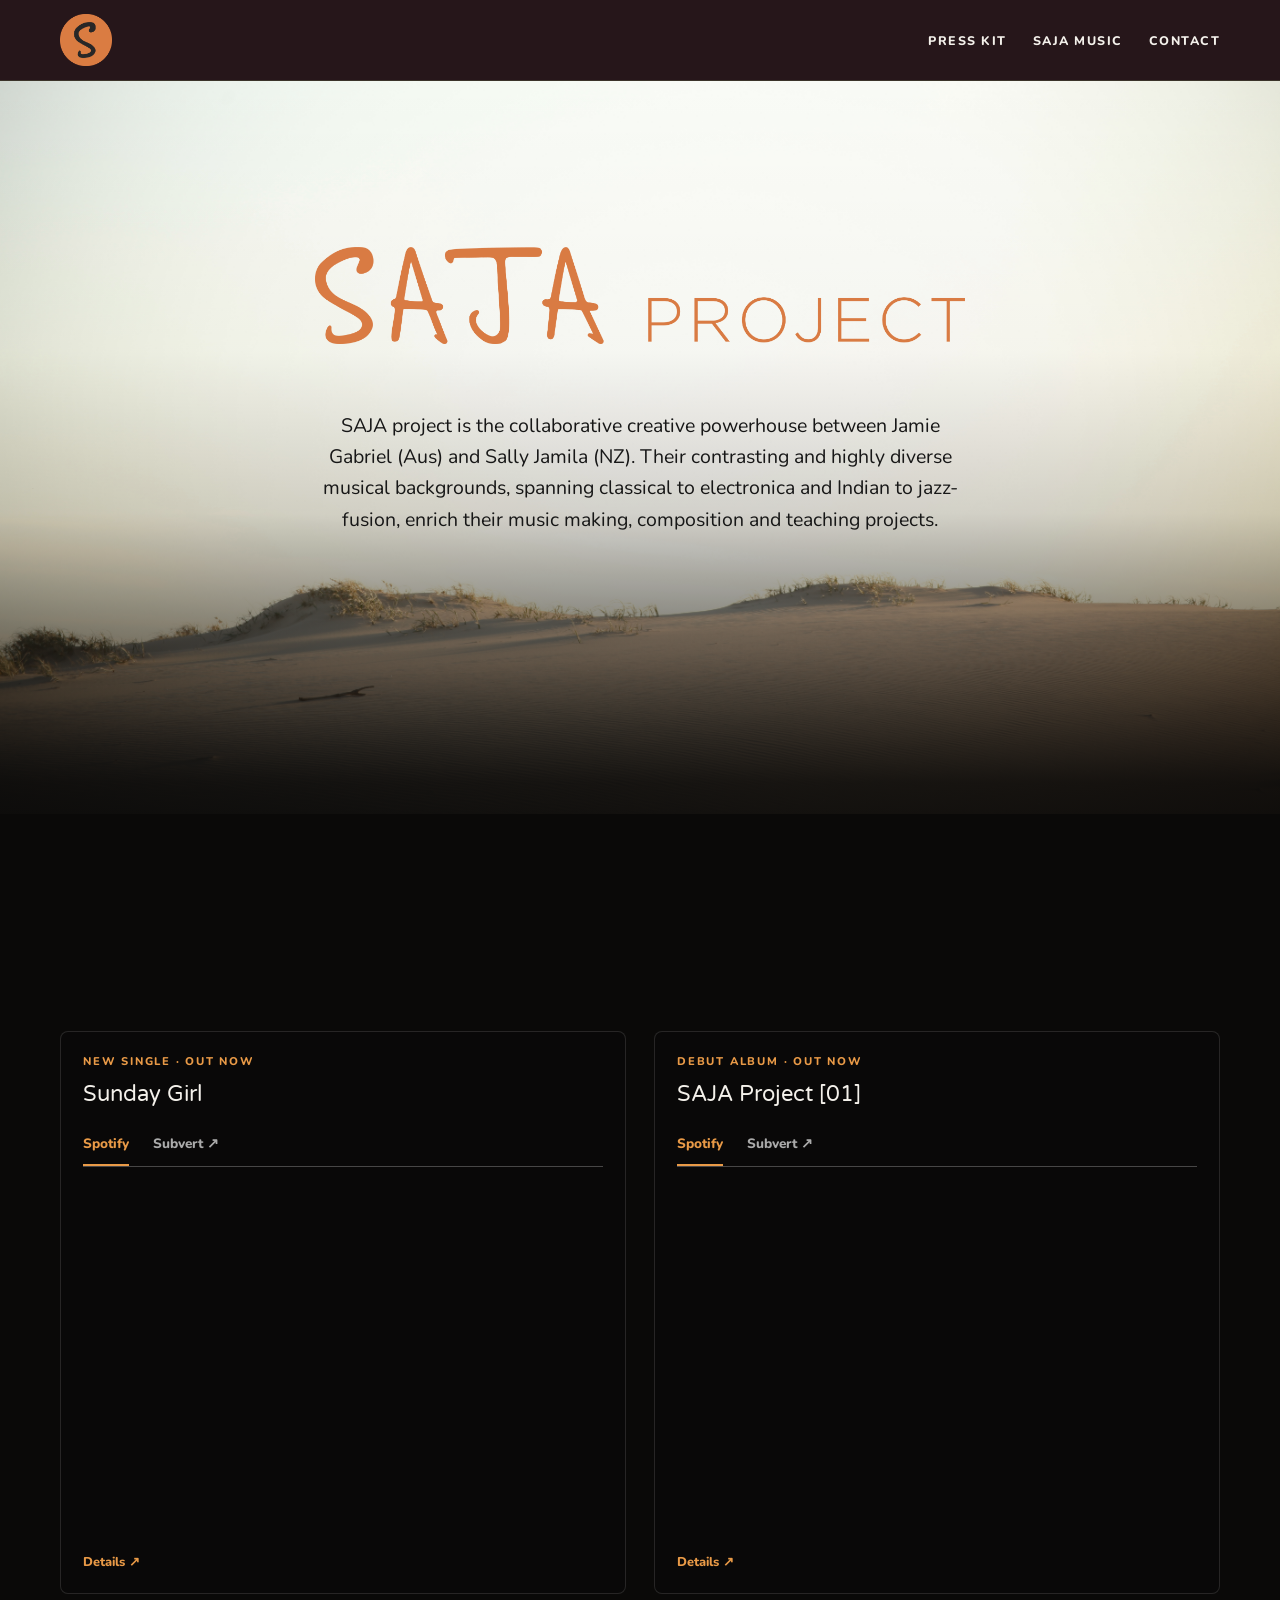
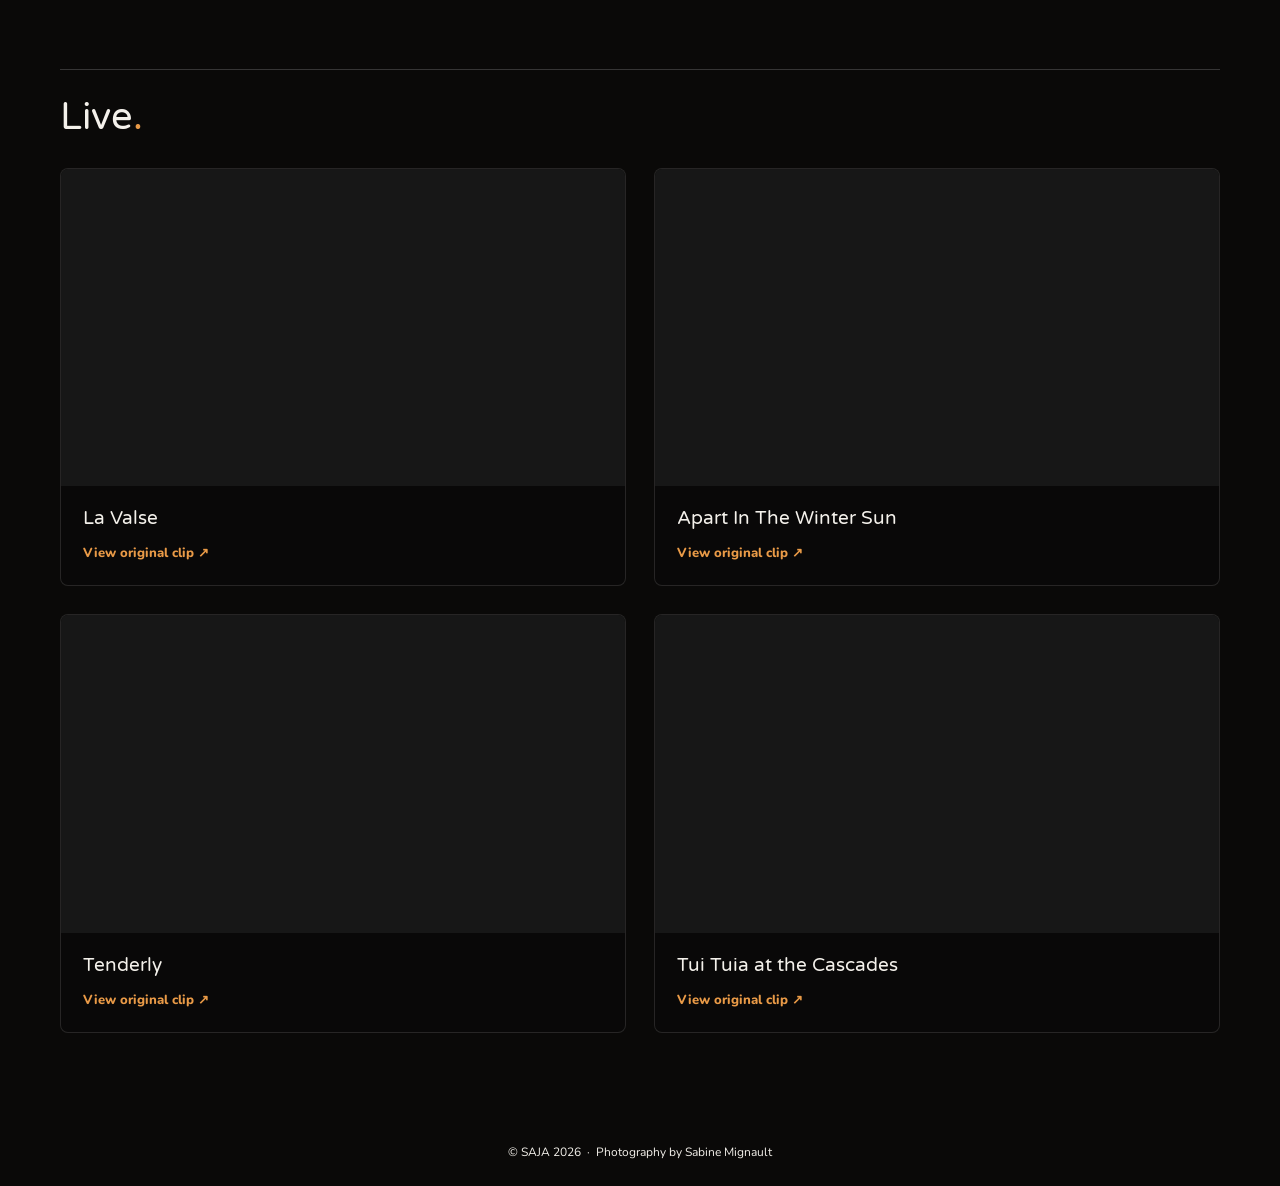
<file: docs/index.html>
<!doctype html>
<html lang="en">

<head>

<meta charset="utf-8">
<meta name="viewport" content="width=device-width, initial-scale=1">

<meta name="description"
      content="SAJA Project — music across jazz, electronica and improvisation.">

<title>SAJA Project</title>

<link rel="icon" href="assets/favicon.ico">

<link
    href="https://fonts.googleapis.com/css2?family=Nunito:wght@300;400;600;700;800&family=Varela+Round&display=swap"
    rel="stylesheet">

<style>

/* =========================================
   GLOBAL
========================================= */

:root {
    --ink: #151515;
    --paper: #f4f1eb;
    --orange: #e99a47;
    --muted: #746f69;
}

* {
    box-sizing: border-box;
}

html {
    scroll-behavior: smooth;
}

body {
    margin: 0;
    background: var(--paper);
    color: var(--ink);
    font-family: 'Nunito', sans-serif;
}

a {
    color: inherit;
    text-decoration: none;
}

button {
    font: inherit;
}

a:focus-visible,
button:focus-visible {
    outline: 3px solid var(--orange);
    outline-offset: 3px;
}

img {
    display: block;
    width: 100%;
    object-fit: cover;
}

/* =========================================
   NAVIGATION
========================================= */

.site-header {
    display: flex;
    align-items: center;
    justify-content: space-between;
    gap: 20px;

    padding: 14px max(24px, calc((100vw - 1160px) / 2));

    background: #26161A;
    color: #f4f1eb;

    border-bottom: 1px solid #3b342a;
}

.site-header img {
    width: 52px;
    height: 52px;
    object-fit: contain;
}

.site-nav {
    display: flex;
    gap: 26px;

    font-size: .78rem;
    font-weight: 800;
    letter-spacing: .12em;
    text-transform: uppercase;
}

.site-nav a {
    transition: color .2s ease;
}

.site-nav a:hover {
    color: var(--orange);
}

/* =========================================
   MAIN CONTENT
========================================= */

main {
    max-width: 1160px;
    margin: auto;
    padding: 0 24px;
}

/* =========================================
   MASTHEAD BACKGROUND
========================================= */

.hero-background {
    position: relative;
    isolation: isolate;
    background: #0A0908;
    margin: 0 calc(50% - 50vw);
    padding: 0 max(24px, calc((100vw - 1160px) / 2));
}

/* Photograph fades to the exact background/footer colour. */
.hero-background::before {
    content: "";
    position: absolute;
    inset: 0 0 auto;
    height: max(900px, 68vw);
    z-index: -1;
    pointer-events: none;
    background-image:
        linear-gradient(to bottom,
            rgba(10,9,8,0) 0%,
            rgba(10,9,8,0.03) 30%,
            rgba(10,9,8,0.18) 48%,
            rgba(10,9,8,0.60) 65%,
            rgba(10,9,8,0.92) 78%,
            #0A0908 92%,
            #0A0908 100%
        ),
        url("assets/img/bg-masthead.jpg");
    background-position: center, center -120px;
    background-size: 100% 100%, 100% auto;
    background-repeat: no-repeat;
}

/* =========================================
   INTRODUCTION
========================================= */

.intro {
    display: flex;
    flex-direction: column;
    align-items: center;
    justify-content: center;
    text-align: center;
    gap: 22px;
    min-height: clamp(520px, 70vh, 680px);
    padding: 45px 0 55px;
}

.intro img {
    width: min(650px, 100%);
    max-width: 650px;
    height: auto;
    object-fit: contain;
}

.intro p {
    font-size: clamp(1rem, 1.65vw, 1.22rem);
    line-height: 1.6;
    max-width: 660px;
    margin: 0 auto;
    color: #171717;
}

/* =========================================
   FEATURED RELEASES
========================================= */

.release-section {
    background: transparent;
    padding: 320px 0 75px;
}

.release-grid {
    display: grid;
    grid-template-columns: 1fr 1fr;
    gap: 28px;
}

/* =========================================
   RELEASE PLAYER PANELS
========================================= */

.release-player {
    min-width: 0;
    padding: 22px;

    background: rgba(10, 9, 8, 0.88);

    border: 1px solid rgba(255,255,255,0.12);
    border-radius: 8px;

    color: #f4f1eb;
}

.release-label {
    font-size: .7rem;
    text-transform: uppercase;
    letter-spacing: .16em;
    font-weight: 800;

    color: var(--orange);

    margin: 0 0 10px;
}

.release-player h2 {
    font-family: 'Varela Round', sans-serif;

    font-size: 1.4rem;
    font-weight: 400;
    line-height: 1.35;

    margin: 0 0 16px;
}

/* =========================================
   SPOTIFY / SUBVERT LINKS
========================================= */

.player-tabs {
    display: flex;
    gap: 24px;

    border-bottom: 1px solid rgba(255,255,255,0.25);

    margin-bottom: 16px;
}

.player-tab {
    display: inline-block;
    text-decoration: none;
    background: transparent;

    border: none;
    border-bottom: 2px solid transparent;

    color: #aaa;

    padding: 9px 0 11px;

    font-family: 'Nunito', sans-serif;
    font-size: .85rem;
    font-weight: 800;

    cursor: pointer;

    transition: color .2s ease;
}

.player-tab.active {
    color: var(--orange);
    border-bottom-color: var(--orange);
}

.player-tab:hover {
    color: #fff;
}

/* =========================================
   PLAYER CONTENT
========================================= */

.player-pane {
    display: none;
}

.player-pane.active {
    display: block;
}

.player-pane iframe {
    display: block;

    width: 100%;
    height: 352px;

    border: 0;
    border-radius: 12px;
}

/* =========================================
   RELEASE LINKS
========================================= */

.release-links {
    display: flex;
    flex-wrap: wrap;
    gap: 22px;

    margin-top: 18px;
}

.release-links a {
    color: var(--orange);

    font-size: .8rem;
    font-weight: 800;

    text-decoration: none;

    transition: color .2s ease;
}

.release-links a:hover {
    color: #fff;
}

/* =========================================
   FOOTER
========================================= */

footer {
    background: #0A0908;
    color: #f4f1eb;

    text-align: center;

    padding: 26px;

    font-size: .75rem;

    margin-top: 0;
}

/* =========================================
   TABLET AND MOBILE
========================================= */

@media (max-width: 760px) {

    .site-header {
        padding: 12px 20px;
    }

    .site-nav {
        gap: 15px;
        font-size: .7rem;
    }

    main {
        padding: 0 18px;
    }

    .hero-background { padding: 0 18px; }
    .hero-background::before {
        height: max(700px, 115vw);
        background-position: center, center -35px;
    }

    .intro {
        gap: 18px;
        min-height: clamp(440px, 65svh, 620px);
        padding: 40px 0 45px;
    }

    .intro img {
        width: min(360px, 88%);
        max-width: 360px;
    }

    .intro p {
        font-size: 1rem;
        line-height: 1.55;
        max-width: 540px;
    }

    .release-section {
        padding: 75px 0 50px;
    }

    .release-grid {
        grid-template-columns: 1fr;
        gap: 20px;
    }

    .release-player {
        padding: 16px;
    }

    .release-player h2 {
        font-size: 1.25rem;
    }

    .release-links {
        gap: 16px;
    }

}

/* =========================================
   SMALL MOBILE SCREENS
========================================= */

@media (max-width: 390px) {

    .site-header img {
        width: 44px;
        height: 44px;
    }

    .site-nav {
        gap: 12px;
        font-size: .65rem;
    }

    .release-player {
        padding: 12px;
    }

    .player-pane iframe {
        height: 300px;
    }

    .bandcamp-link {
        min-height: 300px;
    }

    .release-links {
        gap: 12px;
    }

}

/* =========================================
   ACCESSIBILITY
========================================= */

@media (prefers-reduced-motion: reduce) {

    html {
        scroll-behavior: auto;
    }

    .site-nav a,
    .release-links a,
    .player-tab {
        transition: none;
    }

}


/* =========================================
   LIVE VIDEO — BELOW FEATURED RELEASES
========================================= */

.home-live {
    padding: 0 0 85px;
    color: #f4f1eb;
}
.home-live-heading {
    border-top: 1px solid rgba(255,255,255,.18);
    padding-top: 24px;
    margin: 0 0 28px;
}
.home-live-heading h2 {
    font-family: 'Varela Round', sans-serif;
    font-size: clamp(1.8rem, 3vw, 2.5rem);
    font-weight: 400;
    margin: 0;
}
.home-live-heading h2 span { color: var(--orange); }
.home-live-grid {
    display: grid;
    grid-template-columns: repeat(2, minmax(0, 1fr));
    gap: 28px;
}
.home-live-card {
    min-width: 0;
    overflow: hidden;
    border: 1px solid rgba(255,255,255,.12);
    border-radius: 8px;
    background: rgba(10,9,8,.88);
}
.home-live-frame {
    aspect-ratio: 16 / 9;
    background: #171717;
}
.home-live-frame iframe {
    display: block;
    width: 100%;
    height: 100%;
    border: 0;
}
.home-live-info { padding: 20px 22px 22px; }
.home-live-info h3 {
    font-family: 'Varela Round', sans-serif;
    font-weight: 400;
    font-size: 1.2rem;
    margin: 0 0 12px;
}
.home-live-info a {
    font-size: .82rem;
    font-weight: 800;
    color: var(--orange);
}
.home-live-info a:hover { color: #fff; }
@media (max-width: 760px) {
    .home-live { padding-bottom: 55px; }
    .home-live-grid { grid-template-columns: 1fr; gap: 20px; }
    .home-live-info { padding: 16px; }
}


/* =========================================
   MOBILE MASTHEAD & CONTENT REFINEMENTS
   Desktop styling above is unchanged.
========================================= */
@media (max-width: 760px) {
    /* Give the photo its own portrait-friendly canvas, while
       keeping the fade independent of the page's content height. */
    .hero-background::before {
        height: 790px;
        background-size: 100% 100%, auto 790px;
        background-position: center, center top;
        background-repeat: no-repeat;
    }

    .intro {
        min-height: 480px;
        padding: 36px 0 32px;
        gap: 14px;
    }
    .intro img {
        width: min(360px, 88%);
        max-width: 360px;
    }
    .intro p {
        max-width: 38ch;
        font-size: .95rem;
        line-height: 1.5;
    }
    .release-section {
        padding: 120px 0 48px;
    }
    .release-grid, .home-live-grid {
        grid-template-columns: minmax(0, 1fr);
    }
    .release-player, .home-live-card {
        min-width: 0;
    }
    .home-live { padding-bottom: 50px; }
}

@media (max-width: 420px) {
    .hero-background::before {
        height: 740px;
        background-size: 100% 100%, auto 740px;
    }
    .intro {
        min-height: 455px;
        padding-top: 26px;
        padding-bottom: 25px;
    }
    .intro img { width: min(310px, 88%); }
    .intro p { font-size: .9rem; line-height: 1.48; }
    .release-section { padding-top: 105px; }
    .player-tabs { gap: 18px; }
    .home-live-heading { margin-bottom: 20px; }
}

</style>

</head>

<body>

<!-- =========================================
     NAVIGATION
========================================= -->

<header class="site-header">

    <a href="index.html" aria-label="SAJA Project home">

        <img
            src="assets/img/Saja_submark_blk on orange_circle_3000x3000px.png"
            alt="SAJA Project symbol">

    </a>

  <nav class="site-nav" aria-label="Main navigation">
    <!-- <a href="live.html">Live</a> -->
      <a href="presskit.html">Press Kit</a>
      <a href="https://saja-music.com/">Saja Music</a>

      <a href="contact.html" aria-current="page">Contact</a>
  </nav>

</header>

<!-- =========================================
     MAIN CONTENT
========================================= -->

<main>

    <div class="hero-background">

        <!-- =================================
             INTRODUCTION
        ================================= -->

        <section class="intro" aria-label="Introduction">

            <img
                src="assets/img/Saja_logo_long_orange.png"
                alt="SAJA Project">

            <div><br/><br/>

                <p>
                    SAJA project is the collaborative creative
                    powerhouse between Jamie Gabriel (Aus) and
                    Sally Jamila (NZ). Their contrasting and highly
                    diverse musical backgrounds, spanning classical
                    to electronica and Indian to jazz-fusion,
                    enrich their music making, composition and teaching projects.
                </p>

            </div>

        </section>

        <!-- =================================
             FEATURED RELEASES
        ================================= -->

        <section
            class="release-section"
            aria-label="Featured releases">

            <div class="release-grid">

                <!-- =========================
                     SUNDAY GIRL
                ========================= -->

                <article class="release-player">

                    <p class="release-label">
                        New single · Out now
                    </p>

                    <h2>Sunday Girl</h2>

                    <!-- PLATFORM TABS -->

                    <div
                        class="player-tabs"
                        role="group"
                        aria-label="Sunday Girl listening platform">

                        <button
                            type="button"
                            class="player-tab active"
                            data-platform="spotify"
                            aria-pressed="true">
                            Spotify
                        </button>

                        <a class="player-tab" href="https://www.subvert.fm/saja-project-1/01" target="_blank" rel="noopener noreferrer">Subvert ↗</a>

                    </div>

                    <!-- SPOTIFY SINGLE -->

                    <div
                        class="player-pane active"
                        data-pane="spotify">

                        <iframe
                            title="Sunday Girl on Spotify"
                            src="https://open.spotify.com/embed/track/1Hku7ux9QRDGdwWyJwBqVn?utm_source=generator"
                            width="100%"
                            height="352"
                            loading="lazy"
                            allow="autoplay; clipboard-write; encrypted-media; fullscreen; picture-in-picture">
                        </iframe>

                    </div>

                    <!-- RELEASE PAGE -->

                    <div class="release-links">

                        <a href="sunday-girl.html">
                            Details ↗
                        </a>

                    </div>

                </article>

                <!-- =========================
                     SAJA PROJECT 01
                ========================= -->

                <article class="release-player">

                    <p class="release-label">
                        Debut album · Out now
                    </p>

                    <h2>SAJA Project [01]</h2>

                    <!-- PLATFORM TABS -->

                    <div
                        class="player-tabs"
                        role="group"
                        aria-label="Album listening platform">

                        <button
                            type="button"
                            class="player-tab active"
                            data-platform="spotify"
                            aria-pressed="true">
                            Spotify
                        </button>

                        <a class="player-tab" href="https://www.subvert.fm/saja-project-1/01" target="_blank" rel="noopener noreferrer">Subvert ↗</a>

                    </div>

                    <!-- SPOTIFY ALBUM -->

                    <div
                        class="player-pane active"
                        data-pane="spotify">

                        <iframe
                            title="SAJA Project 01 on Spotify"
                            src="https://open.spotify.com/embed/album/1uM5lSf7tSYpBMCJ3xJLT3?utm_source=generator"
                            width="100%"
                            height="352"
                            loading="lazy"
                            allow="autoplay; clipboard-write; encrypted-media; fullscreen; picture-in-picture">
                        </iframe>

                    </div>

                    <!-- RELEASE PAGE -->

                    <div class="release-links">

                        <a href="album.html">
                           Details ↗
                        </a>

                    </div>

                </article>

            </div>

        </section>

        <!-- =================================
             LIVE PERFORMANCE
        ================================= -->
        <section class="home-live" aria-label="Live performance clips">
            <div class="home-live-heading">
                <h2>Live<span>.</span></h2>
            </div>
            <div class="home-live-grid">

                              <article class="home-live-card">
    <div class="home-live-frame">
        <iframe
            title="La Valse — SAJA Project"
            src="https://www.youtube-nocookie.com/embed/5t4U1ZDO6yY"
            loading="lazy"
            referrerpolicy="strict-origin-when-cross-origin"
            allow="accelerometer; autoplay; clipboard-write; encrypted-media; gyroscope; picture-in-picture; web-share"
            allowfullscreen>
        </iframe>
    </div>
    <div class="home-live-info">
        <h3>La Valse</h3>
        <a href="https://www.youtube.com/watch?v=5t4U1ZDO6yY"
           target="_blank" rel="noopener noreferrer">
            View original clip ↗
        </a>
    </div>
</article>

<article class="home-live-card">
    <div class="home-live-frame">
        <iframe
            title="Apart In The Winter Sun — SAJA Project"
            src="https://www.youtube-nocookie.com/embed/4lXl_fj_9gU"
            loading="lazy"
            referrerpolicy="strict-origin-when-cross-origin"
            allow="accelerometer; autoplay; clipboard-write; encrypted-media; gyroscope; picture-in-picture; web-share"
            allowfullscreen>
        </iframe>
    </div>
    <div class="home-live-info">
        <h3>Apart In The Winter Sun</h3>
        <a href="https://www.youtube.com/watch?v=4lXl_fj_9gU"
           target="_blank" rel="noopener noreferrer">
            View original clip ↗
        </a>
    </div>
</article>

<article class="home-live-card">
    <div class="home-live-frame">
        <iframe
            title="Tenderly — SAJA Project"
            src="https://www.youtube-nocookie.com/embed/ayM-fsZ5g04"
            loading="lazy"
            referrerpolicy="strict-origin-when-cross-origin"
            allow="accelerometer; autoplay; clipboard-write; encrypted-media; gyroscope; picture-in-picture; web-share"
            allowfullscreen>
        </iframe>
    </div>
    <div class="home-live-info">
        <h3>Tenderly</h3>
        <a href="https://www.youtube.com/watch?v=ayM-fsZ5g04"
           target="_blank" rel="noopener noreferrer">
            View original clip ↗
        </a>
    </div>
</article>

<article class="home-live-card">
    <div class="home-live-frame">
        <iframe
            title="SAJA Project — Live Performance"
            src="https://www.youtube-nocookie.com/embed/lVv7t-XdBss"
            loading="lazy"
            referrerpolicy="strict-origin-when-cross-origin"
            allow="accelerometer; autoplay; clipboard-write; encrypted-media; gyroscope; picture-in-picture; web-share"
            allowfullscreen>
        </iframe>
    </div>
    <div class="home-live-info">
        <h3>
Tui Tuia at the Cascades</h3>
        <a href="https://www.youtube.com/watch?v=lVv7t-XdBss"
           target="_blank" rel="noopener noreferrer">
            View original clip ↗
        </a>
    </div>
</article>

            </div>
        </section>

    </div>
    <!-- END MASTHEAD -->

</main>

<!-- =========================================
     FOOTER
========================================= -->

<footer>

    © SAJA 2026 &nbsp;·&nbsp;
    Photography by Sabine Mignault

</footer>

</body>

</html>
</file>
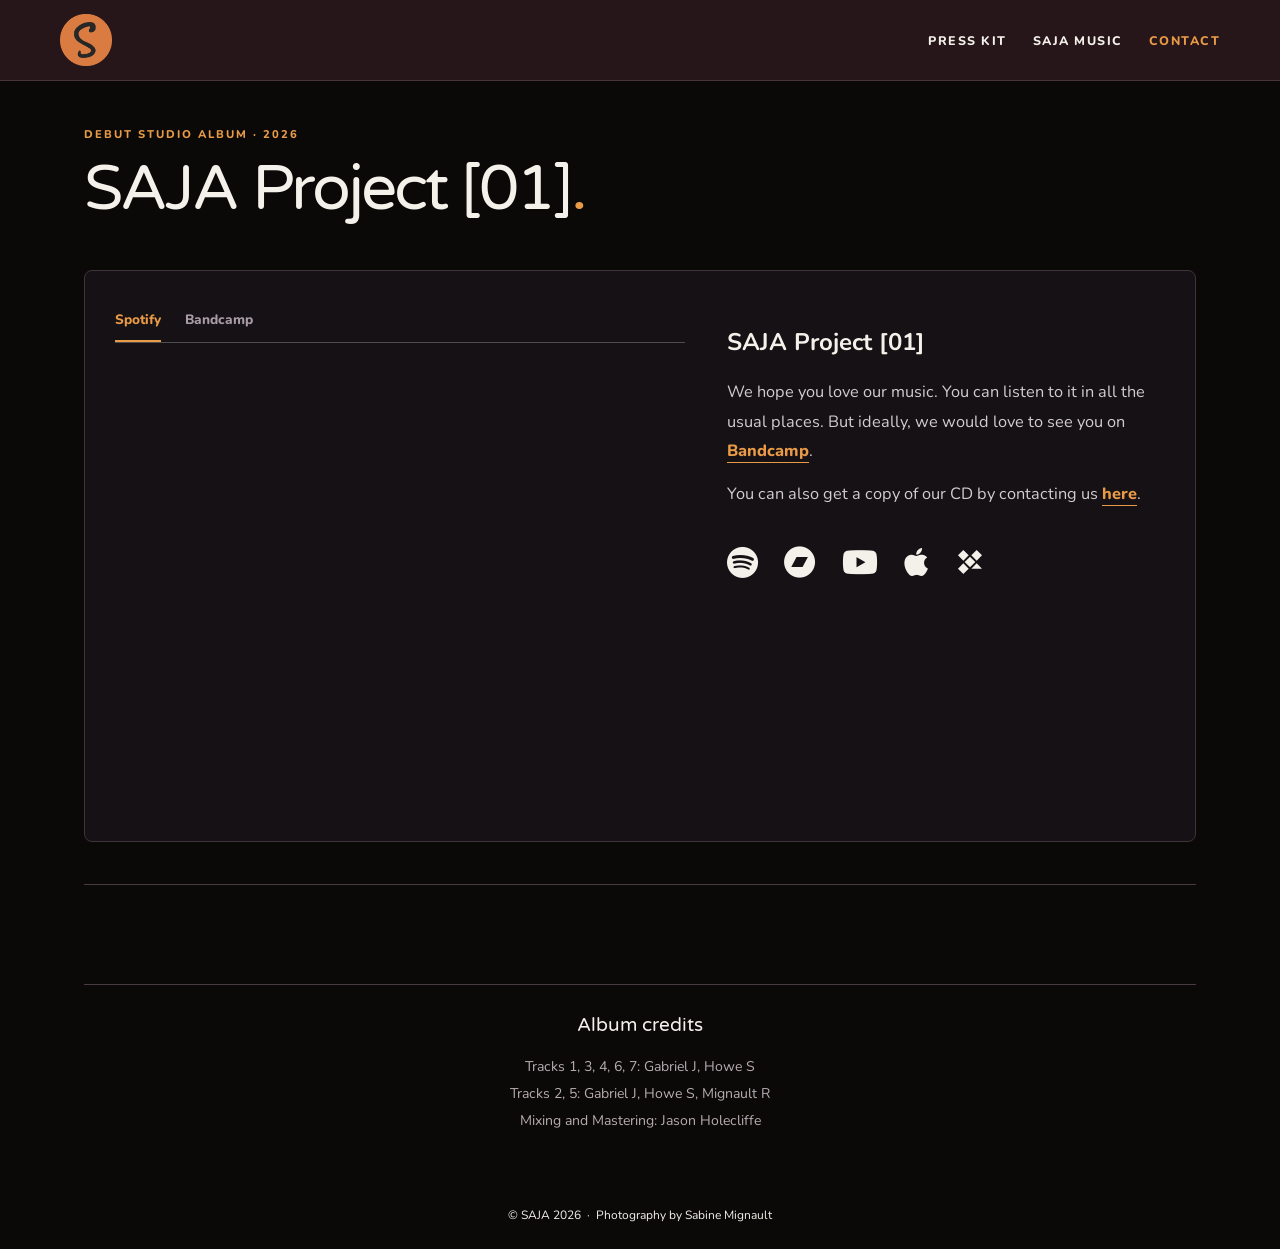
<file: docs/album.html>
<!doctype html>
<html lang="en">
<head>
<meta charset="utf-8">
<meta name="viewport" content="width=device-width, initial-scale=1">
<meta name="description" content="SAJA Project [01] — the debut studio album by SAJA Project. Listen, explore the tracks and discover the music.">
<title>SAJA Project — SAJA Project [01]</title>
<link rel="icon" href="assets/favicon.ico">

<link href="https://fonts.googleapis.com/css2?family=Nunito:wght@300;400;600;700;800&family=Varela+Round&display=swap" rel="stylesheet">
<link rel="stylesheet" href="https://cdnjs.cloudflare.com/ajax/libs/font-awesome/6.5.2/css/all.min.css">

<style>
/* =========================================
   DARK SAJA PALETTE
========================================= */
:root {
    --ink: #f4f1eb;
    --paper: #0a0908;
    --orange: #e99a47;
    --muted: #b8abb2;
    --line: #483b43;
    --nav: #26161a;
    --footer: #0a0908;
    --panel: #151115;
}

* { box-sizing: border-box; }
html { scroll-behavior: smooth; }
body {
    margin: 0;
    background: var(--paper);
    color: var(--ink);
    font-family: 'Nunito', sans-serif;
}
a { color: inherit; text-decoration: none; }
button { font: inherit; }
a:focus-visible, button:focus-visible {
    outline: 3px solid var(--orange);
    outline-offset: 4px;
}
img {
    display: block;
    width: 100%;
    object-fit: cover;
}

/* =========================================
   NAVIGATION
========================================= */
.site-header {
    display: flex;
    align-items: center;
    justify-content: space-between;
    gap: 20px;
    padding: 14px max(24px, calc((100vw - 1160px) / 2));
    background: var(--nav);
    color: var(--ink);
    border-bottom: 1px solid #49333d;
}
.site-header img {
    width: 52px;
    height: 52px;
    object-fit: contain;
}
.site-nav {
    display: flex;
    gap: 26px;
    font-size: .78rem;
    font-weight: 800;
    letter-spacing: .12em;
    text-transform: uppercase;
}
.site-nav a { transition: color .2s ease; }
.site-nav a:hover,
.site-nav a[aria-current="page"] {
    color: var(--orange);
}

/* =========================================
   MAIN
========================================= */
main {
    max-width: 1160px;
    margin: auto;
    padding: 0 24px;
}
.eyebrow {
    font-size: .7rem;
    text-transform: uppercase;
    letter-spacing: .18em;
    font-weight: 800;
    color: var(--orange);
    margin: 0 0 12px;
}

/* =========================================
   ALBUM INTRODUCTION
========================================= */
.album-intro {
    padding: 46px 0 34px;
}
.album-intro h1 {
    font-family: 'Varela Round', sans-serif;
    font-size: clamp(2.4rem, 5vw, 4.5rem);
    font-weight: 400;
    line-height: 1.1;
    letter-spacing: -.045em;
    margin: 0 0 12px;
}
.album-intro h1 span {
    color: var(--orange);
}
.album-intro p:not(.eyebrow) {
    font-size: 1.05rem;
    line-height: 1.65;
    color: var(--muted);
    margin: 0;
}

/* =========================================
   ALBUM FEATURE
========================================= */
.album-feature {
    display: grid;
    grid-template-columns: 1.3fr 1fr;
    gap: 42px;
    align-items: start;
    padding: 30px;
    background: var(--panel);
    color: var(--ink);
    border: 1px solid #40333c;
    border-radius: 8px;
    margin-bottom: 42px;
}

/* =========================================
   PLAYER
========================================= */
.album-player {
    min-width: 0;
    width: 100%;
}
.player-tabs {
    display: flex;
    gap: 24px;
    border-bottom: 1px solid rgba(255,255,255,.25);
    margin-bottom: 18px;
}
.player-tab {
    background: transparent;
    border: none;
    border-bottom: 2px solid transparent;
    color: #a99ca4;
    padding: 9px 0 11px;
    font-family: 'Nunito', sans-serif;
    font-size: .85rem;
    font-weight: 800;
    cursor: pointer;
    transition: color .2s ease;
}
.player-tab.active {
    color: var(--orange);
    border-bottom-color: var(--orange);
}
.player-tab:hover { color: #fff; }
.player-panel { display: none; }
.player-panel.active { display: block; }
.player-panel iframe {
    display: block;
    width: 100%;
    border: 0;
    border-radius: 12px;
}
.spotify-frame { height: 450px; }
.bandcamp-frame { height: 687px; }

/* =========================================
   LISTENING INFORMATION
========================================= */
.listening-info {
    max-width: 800px;
    margin: 0 auto;
    padding: 14px 0 32px;
    text-align: center;
}
.listening-info p {
    font-size: 1.02rem;
    line-height: 1.8;
    color: #d4cbd0;
    margin: 0 0 14px;
}
.listening-info a {
    color: var(--orange);
    font-weight: 800;
    border-bottom: 1px solid currentColor;
}
.listening-info a:hover { color: #fff; }

/* =========================================
   MUSIC PLATFORM LINKS
========================================= */
.music-links {
    display: flex;
    align-items: center;
    justify-content: center;
    flex-wrap: wrap;
    gap: 34px;
    padding: 4px 0 52px;
}
.music-links a {
    display: inline-flex;
    align-items: center;
    justify-content: center;
    font-size: 2rem;
    color: var(--ink);
    transition: color .2s ease, transform .2s ease;
}
.music-links a:hover { transform: translateY(-3px); }
.music-links a.spotify:hover { color: #1db954; }
.music-links a.bandcamp:hover { color: #629aa9; }
.music-links a.youtube:hover { color: #ff0000; }
.music-links a.apple:hover { color: #a2aaad; }
.music-links a.tidal:hover { color: #00ffff; }
.music-links a.tidal svg {
    width: 2rem;
    height: 2rem;
    fill: currentColor;
}

/* =========================================
   LISTENING INFORMATION BESIDE PLAYER
========================================= */
.album-info .listening-info {
    max-width: none;
    margin: 0;
    padding: 5px 0 18px;
    text-align: left;
}
.album-info .music-links {
    justify-content: flex-start;
    gap: 26px;
    padding: 4px 0 0;
}


/* =========================================
   ALBUM BLURB
========================================= */
.story-section {
    padding-bottom: 55px;
}

.section-heading {
    display: flex;
    justify-content: space-between;
    align-items: baseline;
    gap: 20px;
    border-top: 1px solid var(--line);
    padding-top: 16px;
    margin-bottom: 28px;
}

.section-heading h2 {
    font-family: 'Varela Round', sans-serif;
    font-size: 1.35rem;
    font-weight: 400;
    margin: 0;
}

.section-heading span {
    font-size: .78rem;
    color: var(--muted);
}

.album-blurb {
    max-width: 850px;
    margin: 0 auto;
    font-size: 1.02rem;
    line-height: 1.85;
    color: #eee7e9;
}

.album-blurb p {
    margin: 0 0 24px;
}

.album-blurb a {
    color: var(--orange);
    font-weight: 700;
    text-decoration: underline;
    text-decoration-color: rgba(233,154,71,.6);
    text-underline-offset: 3px;
}

.album-blurb a:hover {
    color: #fff;
    text-decoration-color: #fff;
}

@media (max-width: 560px) {
    .album-blurb {
        font-size: .98rem;
    }

    .section-heading span {
        display: none;
    }
}

/* =========================================
   CREDITS
========================================= */
.credits {
    border-top: 1px solid var(--line);
    padding: 28px 0 46px;
    text-align: center;
}
.credits h2 {
    font-family: 'Varela Round', sans-serif;
    font-size: 1.2rem;
    font-weight: 400;
    margin: 0 0 18px;
}
.credits p {
    font-size: .88rem;
    line-height: 1.9;
    color: var(--muted);
    margin: 0;
}

/* =========================================
   FOOTER
========================================= */
footer {
    background: var(--footer);
    color: var(--ink);
    text-align: center;
    padding: 26px;
    font-size: .75rem;
    margin-top: 0;
}

/* =========================================
   RESPONSIVE
========================================= */
@media (max-width: 850px) {
    .album-feature {
        grid-template-columns: 1fr;
        gap: 32px;
    }
    .album-info .listening-info {
        padding-top: 0;
    }
}
@media (max-width: 560px) {
    .site-header { padding: 12px 20px; }
    .site-nav { gap: 15px; font-size: .7rem; }
    main { padding: 0 18px; }
    .album-intro { padding: 30px 0 24px; }
    .album-intro h1 { font-size: 2.5rem; }
    .album-feature { padding: 16px; gap: 28px; }
    .spotify-frame { height: 380px; }
    .bandcamp-frame { height: 600px; }
    .music-links {
        gap: 26px;
        padding-bottom: 40px;
    }
    .music-links a { font-size: 1.7rem; }
    .music-links a.tidal svg {
        width: 1.7rem;
        height: 1.7rem;
    }
}
@media (prefers-reduced-motion: reduce) {
    html { scroll-behavior: auto; }
    .site-nav a,
    .player-tab,
    .music-links a { transition: none; }
}
</style>
</head>

<body>

<!-- =========================================
     NAVIGATION
========================================= -->
<header class="site-header">
    <a href="index.html" aria-label="SAJA Project home">
        <img
            src="assets/img/Saja_submark_blk on orange_circle_3000x3000px.png"
            alt="SAJA Project symbol">
    </a>

  <nav class="site-nav" aria-label="Main navigation">
    <!-- <a href="live.html" aria-current="page">Live</a> -->
      <a href="presskit.html">Press Kit</a>
      <a href="https://saja-music.com/">Saja Music</a>

      <a href="contact.html" aria-current="page">Contact</a>
  </nav>
</header>

<main>

<!-- =========================================
     ALBUM INTRODUCTION
========================================= -->
<section class="album-intro">
    <p class="eyebrow">Debut studio album · 2026</p>
    <h1>SAJA Project [01]<span>.</span></h1>
    <p></p>
</section>

<!-- =========================================
     ALBUM PLAYER AND LISTENING INFORMATION
========================================= -->
<section class="album-feature" aria-label="Album player and listening information">

    <div class="album-player">

        <div class="player-tabs" role="group" aria-label="Album listening platform">
            <button
                type="button"
                class="player-tab active"
                data-player="spotify"
                aria-pressed="true">Spotify</button>

            <button
                type="button"
                class="player-tab"
                data-player="bandcamp"
                aria-pressed="false">Bandcamp</button>
        </div>

        <div class="player-content">

            <!-- SPOTIFY -->
            <div class="player-panel active" data-player-panel="spotify">
                <iframe
                    class="spotify-frame"
                    title="SAJA Project 01 on Spotify"
                    src="https://open.spotify.com/embed/album/1uM5lSf7tSYpBMCJ3xJLT3?utm_source=generator"
                    width="100%"
                    height="450"
                    loading="lazy"
                    allow="autoplay; clipboard-write; encrypted-media; fullscreen; picture-in-picture">
                </iframe>
            </div>

            <!-- BANDCAMP -->
            <div class="player-panel" data-player-panel="bandcamp">
                <iframe
                    class="bandcamp-frame"
                    title="SAJA Project 01 on Bandcamp"
                    data-src="https://bandcamp.com/EmbeddedPlayer/album=2354495077/size=large/bgcol=ffffff/linkcol=0687f5/transparent=true/"
                    width="100%"
                    height="687"
                    loading="lazy">
                </iframe>
            </div>

        </div>
    </div>

    <!-- LISTENING INFORMATION AND LINKS -->
    <div class="album-info">

        <section class="listening-info">
             <h2>SAJA Project [01]</h2>
            <p>
                We hope you love our music. You can listen to it
                in all the usual places. But ideally, we would love
                to see you on
                <a
                    href="https://sajaproject.bandcamp.com/album/saja-project-01"
                    target="_blank"
                    rel="noopener noreferrer">Bandcamp</a>.
            </p>

            <p>
                You can also get a copy of our CD by contacting us
                <a
                    href="https://sajaproject.bandcamp.com/contact?b=742412910&amp;n=SAJA%20Project&amp;email=sally%40abovethemandrake.co.nz"
                    target="_blank"
                    rel="noopener noreferrer">here</a>.
            </p>
        </section>

        <div class="music-links" aria-label="Listen on other platforms">

            <a
                href="https://open.spotify.com/album/1uM5lSf7tSYpBMCJ3xJLT3?si=VQGkIORrSPy_40YLU6ytnw"
                target="_blank"
                rel="noopener noreferrer"
                class="spotify"
                title="Spotify"
                aria-label="Listen on Spotify">
                <i class="fab fa-spotify" aria-hidden="true"></i>
            </a>

            <a
                href="https://sajaproject.bandcamp.com/album/saja-project-01"
                target="_blank"
                rel="noopener noreferrer"
                class="bandcamp"
                title="Bandcamp"
                aria-label="Listen on Bandcamp">
                <i class="fab fa-bandcamp" aria-hidden="true"></i>
            </a>

            <a
                href="https://www.youtube.com/watch?v=iNaWayU7Jkc&amp;list=OLAK5uy_mAFncgSwvRT4ZnBA3nvJ7FU0uScwwXCIU"
                target="_blank"
                rel="noopener noreferrer"
                class="youtube"
                title="YouTube"
                aria-label="Listen on YouTube">
                <i class="fab fa-youtube" aria-hidden="true"></i>
            </a>

            <a
                href="https://music.apple.com/au/album/kiss-me-out-from-the-cold/1860548408?i=1860548409"
                target="_blank"
                rel="noopener noreferrer"
                class="apple"
                title="Apple Music"
                aria-label="Listen on Apple Music">
                <i class="fab fa-apple" aria-hidden="true"></i>
            </a>

            <a
                href="https://tidal.com/album/534468002"
                target="_blank"
                rel="noopener noreferrer"
                class="tidal"
                title="TIDAL"
                aria-label="Listen on TIDAL">
                <svg viewBox="0 0 24 24" aria-hidden="true">
                    <polygon points="3,7 7,3 11,7 7,11"/>
                    <polygon points="13,7 17,3 21,7 17,11"/>
                    <polygon points="8,12 12,8 16,12 12,16"/>
                    <polygon points="3,17 7,13 11,17 7,21"/>
                    <polygon points="13,17 17,13 21,17"/>
                </svg>
            </a>

        </div>

    </div>

</section>


<!-- =========================================
     ABOUT THE ALBUM
========================================= -->
<section class="story-section" aria-label="About the album">

    <div class="section-heading">
        <!-- Optional section heading:
        <h2>About the album</h2>
        <span>The story behind SAJA Project [01]</span>
        -->
    </div>

    <div class="album-blurb">

        <!-- ADD YOUR ALBUM DESCRIPTION HERE -->

 
    
       
    </div>

</section>


<!-- =========================================
     CREDITS
========================================= -->
<section class="credits">
    <h2>Album credits</h2>
    <p>
        Tracks 1, 3, 4, 6, 7: Gabriel J, Howe S<br>
        Tracks 2, 5: Gabriel J, Howe S, Mignault R<br>
        Mixing and Mastering: Jason Holecliffe
    </p>
</section>

</main>

<!-- =========================================
     FOOTER
========================================= -->
<footer>
    © SAJA 2026 &nbsp;·&nbsp;
    Photography by Sabine Mignault
</footer>

<!-- =========================================
     PLAYER TAB JAVASCRIPT
========================================= -->
<script>
(function () {

    const player = document.querySelector('.album-player');
    const tabs = player.querySelectorAll('.player-tab');
    const panels = player.querySelectorAll('.player-panel');

    tabs.forEach(function (tab) {
        tab.addEventListener('click', function () {

            const platform = tab.dataset.player;

            tabs.forEach(function (t) {
                const active = t === tab;
                t.classList.toggle('active', active);
                t.setAttribute('aria-pressed', String(active));
            });

            panels.forEach(function (panel) {
                const active = panel.dataset.playerPanel === platform;
                panel.classList.toggle('active', active);

                const iframe = panel.querySelector('iframe');
                if (!iframe) return;

                if (active) {
                    // Load selected player when required.
                    if (!iframe.getAttribute('src') && iframe.dataset.src) {
                        iframe.src = iframe.dataset.src;
                    }
                } else {
                    // Stop playback when switching platforms.
                    if (iframe.hasAttribute('src')) {
                        iframe.dataset.src = iframe.getAttribute('src');
                        iframe.removeAttribute('src');
                    }
                }
            });

        });
    });

})();
</script>

</body>
</html>
</file>
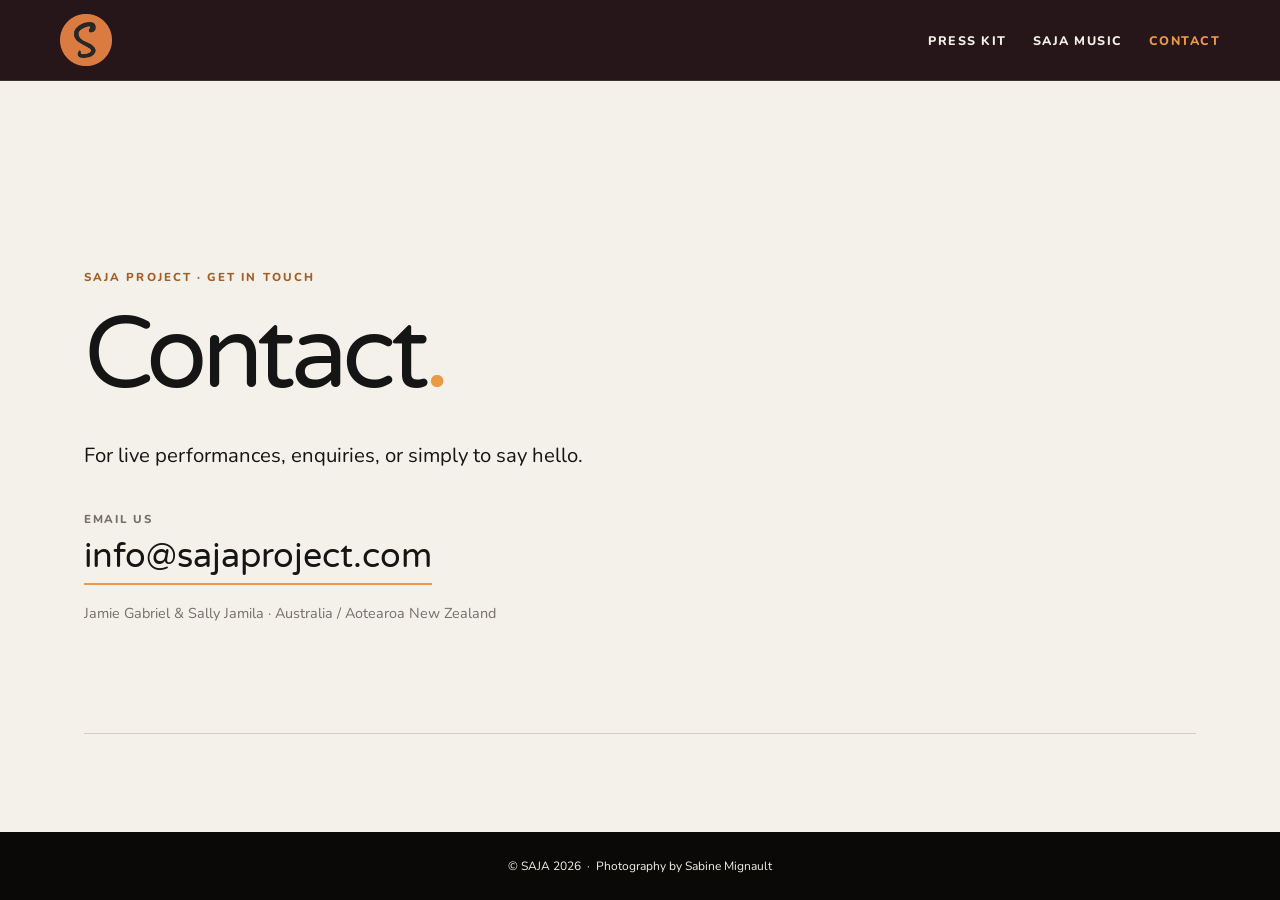
<file: docs/contact.html>
<!doctype html>
<html lang="en">
<head>
  <meta charset="utf-8">
  <meta name="viewport" content="width=device-width, initial-scale=1">
  <meta name="description" content="Get in touch with SAJA Project for performances, collaborations, press and other enquiries.">
  <title>Contact — SAJA Project</title>
  <link rel="icon" href="assets/favicon.ico">
  <link href="https://fonts.googleapis.com/css2?family=Nunito:wght@300;400;600;700;800&family=Varela+Round&display=swap" rel="stylesheet">
  <style>
    :root { --ink:#151515; --paper:#f4f1eb; --orange:#e99a47; --muted:#746f69; --nav:#26161A; --footer:#0A0908; --line:#d6cec3; }
    * { box-sizing:border-box; }
    html { scroll-behavior:smooth; }
    body { margin:0; min-height:100vh; display:flex; flex-direction:column; background:var(--paper); color:var(--ink); font-family:'Nunito',sans-serif; }
    a { color:inherit; text-decoration:none; }
    a:focus-visible { outline:3px solid var(--orange); outline-offset:4px; }
    .site-header { display:flex; align-items:center; justify-content:space-between; gap:20px; padding:14px max(24px,calc((100vw - 1160px)/2)); background:var(--nav); color:var(--paper); border-bottom:1px solid #3b342a; }
    .site-header img { display:block; width:52px; height:52px; object-fit:contain; }
    .site-nav { display:flex; gap:26px; font-size:.78rem; font-weight:800; letter-spacing:.12em; text-transform:uppercase; }
    .site-nav a { transition:color .2s ease; }
    .site-nav a:hover,.site-nav a[aria-current="page"] { color:var(--orange); }
    main { width:100%; max-width:1160px; margin:0 auto; padding:0 24px; flex:1; display:flex; align-items:center; }
    .contact { width:100%; padding:90px 0 110px; border-bottom:1px solid var(--line); }
    .eyebrow { margin:0 0 15px; color:#a45e24; font-size:.72rem; font-weight:800; letter-spacing:.18em; text-transform:uppercase; }
    h1 { margin:0 0 27px; font-family:'Varela Round',sans-serif; font-weight:400; font-size:clamp(3.5rem,8vw,6.3rem); line-height:1.1; letter-spacing:-.055em; }
    h1 span { color:var(--orange); }
    .intro { max-width:620px; margin:0 0 38px; font-size:clamp(1.08rem,1.8vw,1.27rem); line-height:1.75; }
    .contact-label { margin:0 0 8px; color:var(--muted); font-size:.72rem; font-weight:800; letter-spacing:.15em; text-transform:uppercase; }
    .email { display:inline-block; max-width:100%; padding-bottom:6px; border-bottom:2px solid var(--orange); font-family:'Varela Round',sans-serif; font-size:clamp(1.3rem,3.5vw,2.15rem); overflow-wrap:anywhere; transition:color .2s ease,border-color .2s ease; }
    .email:hover { color:#ad642e; border-color:#ad642e; }
    .footnote { margin:18px 0 0; font-size:.9rem; color:var(--muted); }
    footer { background:var(--footer); color:var(--paper); text-align:center; padding:26px; font-size:.75rem; }
    @media(max-width:560px) { .site-header { padding:12px 20px; } .site-nav { gap:15px; font-size:.7rem; } main { padding:0 18px; } .contact { padding:70px 0 85px; } }
    @media(prefers-reduced-motion:reduce) { html {scroll-behavior:auto;} .site-nav a,.email {transition:none;} }
  </style>
</head>
<body>
  <header class="site-header">
    <a href="index.html" aria-label="SAJA Project home">
      <img src="assets/img/Saja_submark_blk on orange_circle_3000x3000px.png" alt="SAJA Project symbol">
    </a>
    <nav class="site-nav" aria-label="Main navigation">
      <a href="presskit.html">Press Kit</a>
      <a href="https://saja-music.com/">Saja Music</a>

      <a href="contact.html" aria-current="page">Contact</a>
    </nav>
  </header>
  <main>
    <section class="contact" aria-labelledby="contact-title">
      <p class="eyebrow">SAJA Project · Get in touch</p>
      <h1 id="contact-title">Contact<span>.</span></h1>
      <p class="intro">For live performances, enquiries, or simply to say hello.</p>
      <p class="contact-label">Email us</p>
      <a class="email" href="mailto:info@sajaproject.com">info@sajaproject.com</a>
      <p class="footnote">Jamie Gabriel &amp; Sally Jamila · Australia / Aotearoa New Zealand</p>
    </section>
  </main>
  <footer>© SAJA 2026 &nbsp;·&nbsp; Photography by Sabine Mignault</footer>
</body>
</html>
</file>
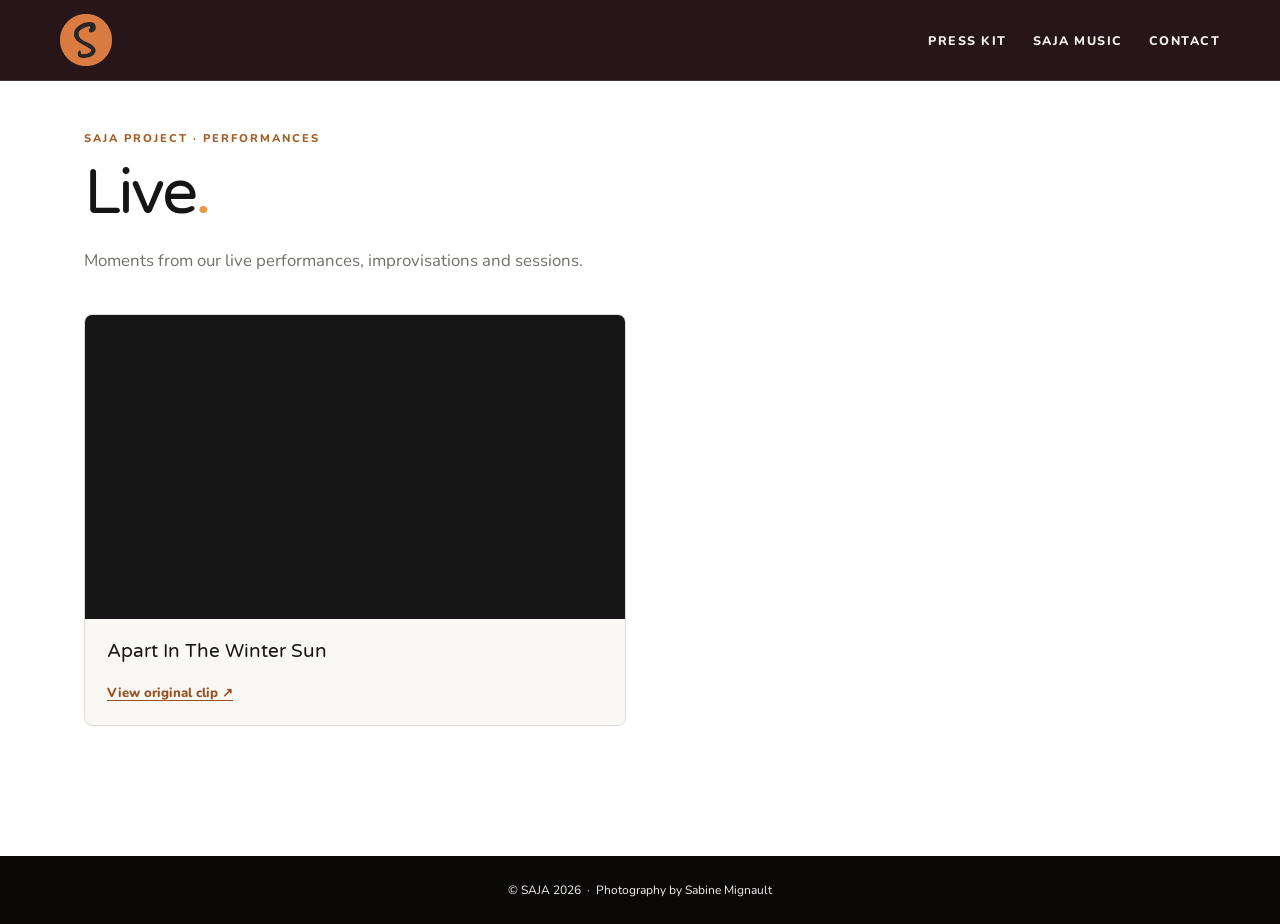
<file: docs/live.html>
<!doctype html>
<html lang="en">
<head>
<meta charset="utf-8">
<meta name="viewport" content="width=device-width, initial-scale=1">
<meta name="description" content="SAJA Project — live performance videos and clips.">
<title>SAJA Project — Live</title>
<link rel="icon" href="assets/favicon.ico">
<link href="https://fonts.googleapis.com/css2?family=Nunito:wght@300;400;600;700;800&family=Varela+Round&display=swap" rel="stylesheet">
<style>
:root{--ink:#151515;--paper:#fff;--orange:#e99a47;--muted:#746f69;--line:#dedbd6;--nav:#26161a;--footer:#0a0908}
*{box-sizing:border-box}
body{margin:0;background:var(--paper);color:var(--ink);font-family:'Nunito',sans-serif}
a{color:inherit;text-decoration:none}
a:focus-visible{outline:3px solid var(--orange);outline-offset:4px}
.site-header{display:flex;align-items:center;justify-content:space-between;gap:20px;padding:14px max(24px,calc((100vw - 1160px)/2));background:var(--nav);color:#f4f1eb;border-bottom:1px solid #49333d}
.site-header img{display:block;width:52px;height:52px;object-fit:contain}
.site-nav{display:flex;gap:26px;font-size:.78rem;font-weight:800;letter-spacing:.12em;text-transform:uppercase}
.site-nav a{transition:color .2s ease}.site-nav a:hover{color:var(--orange)}
main{max-width:1160px;margin:0 auto;padding:0 24px 80px;min-height:calc(100vh - 170px)}
.page-intro{padding:50px 0 38px}.eyebrow{font-size:.7rem;text-transform:uppercase;letter-spacing:.18em;font-weight:800;color:#a45e24;margin:0 0 12px}
.page-intro h1{font-family:'Varela Round',sans-serif;font-size:clamp(2.4rem,5vw,4.5rem);font-weight:400;line-height:1.1;letter-spacing:-.045em;margin:0 0 18px}.page-intro h1 span{color:var(--orange)}
.page-intro p:not(.eyebrow){max-width:750px;font-size:1.05rem;line-height:1.75;color:var(--muted);margin:0}
.section-heading{border-top:1px solid var(--line);padding-top:18px;margin:0 0 24px}.section-heading h2{font-family:'Varela Round',sans-serif;font-size:1.4rem;font-weight:400;margin:0}
.video-section{margin-bottom:50px}.video-grid{display:grid;grid-template-columns:repeat(2,minmax(0,1fr));gap:28px}
.video-card{border:1px solid var(--line);border-radius:8px;overflow:hidden;background:#faf8f5;min-width:0}
.video-frame{position:relative;aspect-ratio:16/9;background:#171717;overflow:hidden}.video-frame iframe{display:block;width:100%;height:100%;border:0}
.video-frame.instagram{aspect-ratio:4/5;background:#f4f1eb}.video-frame.instagram iframe{background:#fff}
.video-info{padding:20px 22px 22px}.video-type{font-size:.68rem;text-transform:uppercase;letter-spacing:.15em;font-weight:800;color:#a45e24;margin:0 0 8px}
.video-info h3{font-family:'Varela Round',sans-serif;font-size:1.2rem;font-weight:400;margin:0 0 8px}.video-info p{font-size:.9rem;line-height:1.65;color:var(--muted);margin:0}
.video-info a{display:inline-block;margin-top:14px;font-size:.82rem;font-weight:800;color:#97501e;text-decoration:underline;text-underline-offset:3px}.video-info a:hover{color:var(--ink)}
.empty-state{padding:32px;border:1px dashed var(--line);border-radius:8px;color:var(--muted);line-height:1.7;background:#faf8f5}
footer{background:var(--footer);color:#f4f1eb;text-align:center;padding:26px;font-size:.75rem}
@media(max-width:760px){.video-grid{grid-template-columns:1fr}.site-header{padding:12px 20px}.site-nav{gap:15px;font-size:.7rem}main{padding:0 18px 50px}.page-intro{padding:30px 0 28px}.page-intro h1{font-size:2.5rem}}
@media(prefers-reduced-motion:reduce){.site-nav a{transition:none}}
</style>
</head>
<body>
<header class="site-header">
  <a href="index.html" aria-label="SAJA Project home"><img src="assets/img/Saja_submark_blk on orange_circle_3000x3000px.png" alt="SAJA Project symbol"></a>
  <nav class="site-nav" aria-label="Main navigation">
      <a href="presskit.html">Press Kit</a>
      <a href="https://saja-music.com/">Saja Music</a>

      <a href="contact.html" aria-current="page">Contact</a>
  </nav>
</header>
<main>
  <section class="page-intro">
    <p class="eyebrow">SAJA Project · Performances</p>
    <h1>Live<span>.</span></h1>
    <p>Moments from our live performances, improvisations and sessions.</p>
  </section>
  <section class="video-section" aria-label="Live performance clips">
    <div id="clips-grid" class="video-grid"></div>
  </section>
</main>
<footer>© SAJA 2026 &nbsp;·&nbsp; Photography by Sabine Mignault</footer>
<script>
/* =====================================================
   ADD YOUR CLIPS HERE

   YouTube: paste a standard video URL, youtu.be URL,
   Shorts URL, or just the video ID.

   Instagram: paste a PUBLIC reel or post URL, e.g.
   https://www.instagram.com/reel/YOUR_REEL_ID/

   Example entries (remove the // to activate and
   replace the example values with your own links):

   { platform: 'youtube', title: 'Live improvisation',
     url: 'https://www.youtube.com/watch?v=VIDEO_ID',
     description: 'A moment from our live set.' },

   { platform: 'instagram', title: 'Behind the scenes',
     url: 'https://www.instagram.com/reel/REEL_ID/',
     description: 'A short performance clip.' },
===================================================== */
const clips = [
  {
    platform: 'youtube',
    title: 'Apart In The Winter Sun',
    url: 'https://www.youtube.com/watch?v=x1EyMlvImvI'
  }
];

function youtubeId(url){
  if(/^[\w-]{11}$/.test(url)) return url;
  try{
    const u=new URL(url);
    if(u.hostname==='youtu.be'||u.hostname.endsWith('.youtu.be')) return u.pathname.split('/')[1];
    if(u.hostname==='youtube.com'||u.hostname==='www.youtube.com'||u.hostname==='m.youtube.com'){
      return u.searchParams.get('v')||u.pathname.match(/^\/(?:shorts|embed|live)\/([\w-]{11})/)?.[1];
    }
  }catch(e){}
  return null;
}
function instagramUrl(url){
  try{
    const u=new URL(url);
    if(!['instagram.com','www.instagram.com'].includes(u.hostname)) return null;
    const match=u.pathname.match(/^\/(reel|p|tv)\/([\w-]+)/);
    return match ? `https://www.instagram.com/${match[1]}/${match[2]}/` : null;
  }catch(e){return null;}
}
function makeClip(clip){
  const isYouTube=clip.platform==='youtube';
  const id=isYouTube?youtubeId(clip.url):null;
  const ig=!isYouTube?instagramUrl(clip.url):null;
  if(!id&&!ig)return null;
  const card=document.createElement('article');card.className='video-card';
  const frame=document.createElement('div');frame.className='video-frame'+(isYouTube?'':' instagram');
  const iframe=document.createElement('iframe');
  iframe.loading='lazy';iframe.title=clip.title||'SAJA Project video';
  iframe.referrerPolicy='strict-origin-when-cross-origin';
  iframe.src=isYouTube?`https://www.youtube-nocookie.com/embed/${id}`:`${ig}embed/`;
  if(isYouTube){iframe.allow='accelerometer; autoplay; clipboard-write; encrypted-media; gyroscope; picture-in-picture; web-share';iframe.allowFullscreen=true;}
  frame.appendChild(iframe);card.appendChild(frame);
  const info=document.createElement('div');info.className='video-info';
  const title=document.createElement('h3');title.textContent=clip.title||'Live clip';info.appendChild(title);
  if(clip.description){const desc=document.createElement('p');desc.textContent=clip.description;info.appendChild(desc);}
  const link=document.createElement('a');link.href=clip.url;link.target='_blank';link.rel='noopener noreferrer';link.textContent='View original clip ↗';info.appendChild(link);
  card.appendChild(info);return card;
}
const grid=document.getElementById('clips-grid');
let count=0;
for(const clip of clips){
  const card=makeClip(clip);
  if(card){grid.appendChild(card);count++;}
}
if(!count){
  const empty=document.createElement('div');
  empty.className='empty-state';
  empty.textContent='Performance clips coming soon.';
  grid.appendChild(empty);
}
</script>
</body>
</html>
</file>
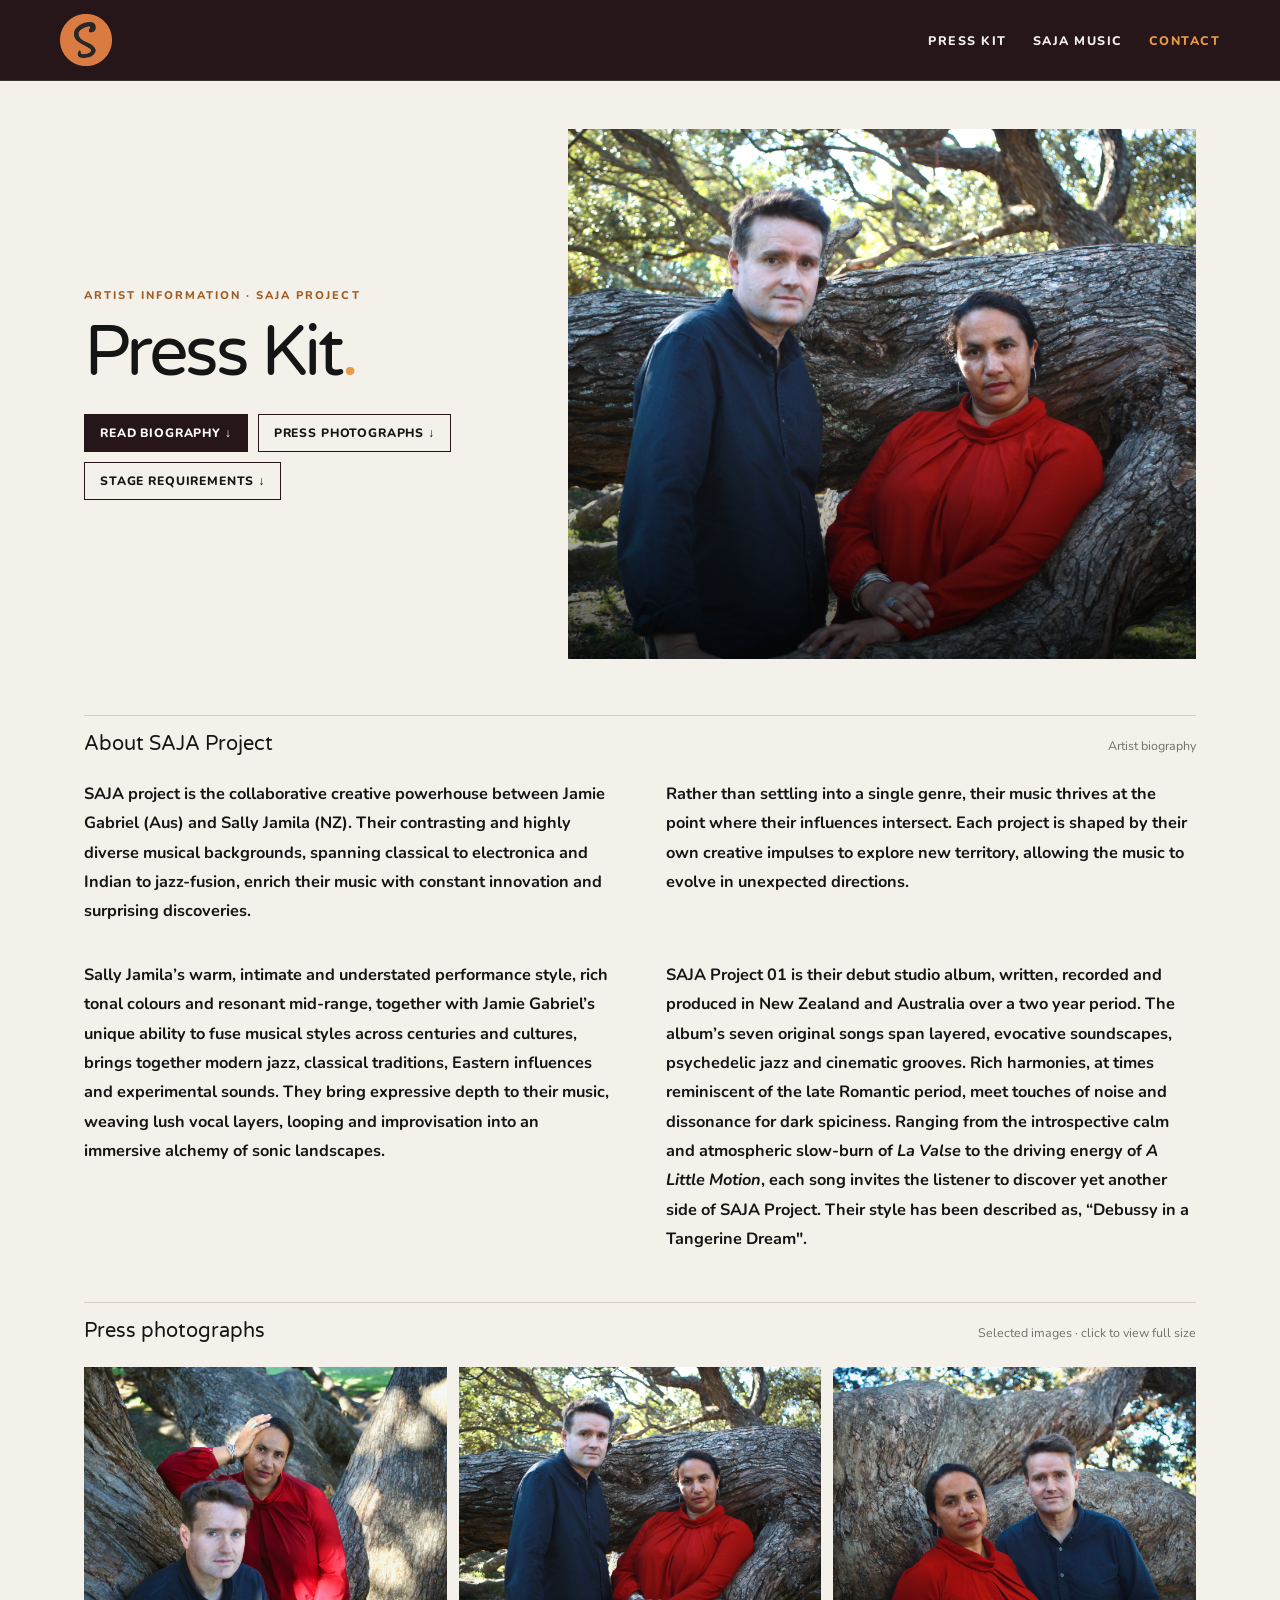
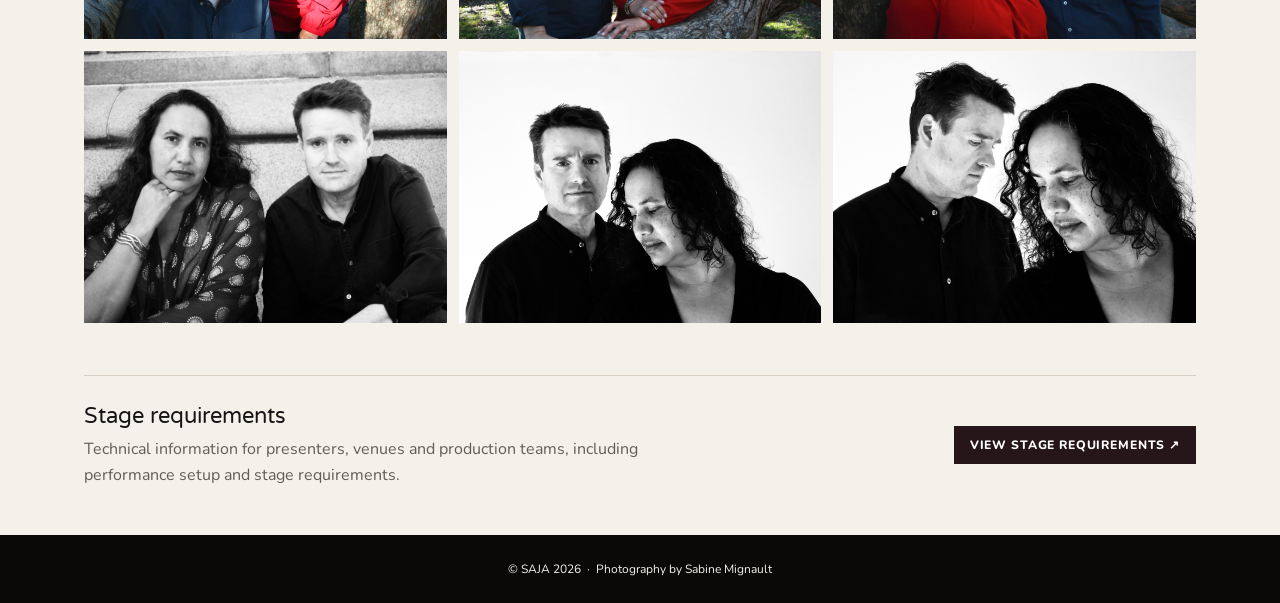
<file: docs/presskit.html>
<!doctype html>
<html lang="en">

<head>

<meta charset="utf-8">
<meta name="viewport" content="width=device-width, initial-scale=1">

<meta name="description"
      content="SAJA Project press kit — artist biography, music, photographs and stage requirements.">

<title>SAJA Project — Press Kit</title>

<link rel="icon" href="assets/favicon.ico">

<link
    href="https://fonts.googleapis.com/css2?family=Nunito:wght@300;400;600;700;800&family=Varela+Round&display=swap"
    rel="stylesheet">

<style>

/* =========================================
   GLOBAL
========================================= */

:root {
    --ink: #151515;
    --paper: #f4f1eb;
    --orange: #e99a47;
    --muted: #746f69;
    --line: #d6cec3;
    --nav: #26161A;
    --footer: #0A0908;
}

* {
    box-sizing: border-box;
}

html {
    scroll-behavior: smooth;
}

body {
    margin: 0;
    background: var(--paper);
    color: var(--ink);
    font-family: 'Nunito', sans-serif;
}

a {
    color: inherit;
    text-decoration: none;
}

a:focus-visible {
    outline: 3px solid var(--orange);
    outline-offset: 4px;
}

img {
    display: block;
    width: 100%;
    object-fit: cover;
}

/* =========================================
   NAVIGATION — MATCHES HOMEPAGE
========================================= */

.site-header {
    display: flex;
    align-items: center;
    justify-content: space-between;
    gap: 20px;

    padding: 14px max(24px, calc((100vw - 1160px) / 2));

    background: var(--nav);
    color: var(--paper);

    border-bottom: 1px solid #3b342a;
}

.site-header img {
    width: 52px;
    height: 52px;
    object-fit: contain;
}

.site-nav {
    display: flex;
    gap: 26px;

    font-size: .78rem;
    font-weight: 800;
    letter-spacing: .12em;
    text-transform: uppercase;
}

.site-nav a {
    transition: color .2s ease;
}

.site-nav a:hover,
.site-nav a[aria-current="page"] {
    color: var(--orange);
}

/* =========================================
   MAIN CONTENT
========================================= */

main {
    max-width: 1160px;
    margin: auto;
    padding: 0 24px;
}

.eyebrow {
    font-size: .7rem;
    text-transform: uppercase;
    letter-spacing: .18em;
    font-weight: 800;
    color: #a45e24;
    margin: 0 0 12px;
}

/* =========================================
   PRESS KIT HERO
========================================= */

.hero {
    display: grid;
    grid-template-columns: .83fr 1.17fr;
    gap: 38px;
    align-items: center;
    padding: 48px 0 44px;
}

.hero-copy {
    padding: 10px 0;
}

.hero h1 {
    font-family: 'Varela Round', sans-serif;
    font-size: clamp(2.7rem, 5.5vw, 5rem);
    font-weight: 400;
    line-height: 1.08;
    letter-spacing: -.05em;
    margin: 0 0 22px;
}

.hero h1 span {
    color: var(--orange);
}

.hero-copy > p:not(.eyebrow) {
    font-size: clamp(1rem, 1.4vw, 1.12rem);
    line-height: 1.65;
    margin: 0 0 24px;
}

/* =========================================
   HERO PHOTOGRAPH
========================================= */

.hero-photo {
    position: relative;
    min-height: 400px;
    height: clamp(400px, 46vw, 530px);
    background: #171717;
    overflow: hidden;
}

.hero-photo img {
    height: 100%;
    object-position: center 35%;
}

.hero-photo::after {
    content: "";
    position: absolute;
    inset: 55% 0 0;

    background: linear-gradient(
        transparent,
        rgba(0,0,0,.7)
    );

    pointer-events: none;
}

.hero-photo span {
    position: absolute;
    z-index: 1;
    bottom: 18px;
    left: 22px;

    color: #fff;
    font-size: .75rem;
    letter-spacing: .14em;
    text-transform: uppercase;
    font-weight: 800;
}

/* =========================================
   QUICK LINKS
========================================= */

.quicklinks {
    display: flex;
    flex-wrap: wrap;
    gap: 10px;
}

.quicklinks a,
.stage-button {
    display: inline-flex;
    align-items: center;
    justify-content: center;

    padding: 10px 15px;

    border: 1px solid var(--nav);

    font-size: .76rem;
    letter-spacing: .07em;
    font-weight: 800;
    text-transform: uppercase;

    transition:
        background .2s ease,
        color .2s ease,
        border-color .2s ease;
}

.quicklinks a:first-child,
.stage-button {
    background: var(--nav);
    color: #fff;
}

.quicklinks a:hover,
.stage-button:hover {
    background: var(--orange);
    border-color: var(--orange);
    color: var(--ink);
}

/* =========================================
   SECTION HEADINGS
========================================= */

.section-heading {
    display: flex;
    justify-content: space-between;
    align-items: baseline;
    gap: 20px;

    border-top: 1px solid var(--line);
    padding-top: 16px;
    margin-bottom: 24px;
}

.section-heading h2 {
    font-family: 'Varela Round', sans-serif;
    font-size: 1.25rem;
    font-weight: 400;
    margin: 0;
}

.section-heading span {
    font-size: .78rem;
    color: var(--muted);
}

/* =========================================
   BIOGRAPHY
========================================= */

.bio {
    padding: 12px 0 48px;
}

.bio-grid {
    display: grid;
    grid-template-columns: 1fr 1fr;
    gap: 34px 52px;
}

.bio-grid p {
    font-size: 1.02rem;
    line-height: 1.8;
    margin: 0;
    font-weight: 700;
}

/* =========================================
   ALBUM FEATURE
========================================= */

.album {
    display: grid;
    grid-template-columns: 280px 1fr;
    gap: 34px;
    align-items: center;

    padding: 26px;

    background: #171313;
    color: var(--paper);

    border: 1px solid rgba(255,255,255,0.08);
    border-radius: 8px;

    margin-bottom: 54px;
}

.album img {
    aspect-ratio: 1;
    border-radius: 3px;
}

.album .eyebrow {
    color: var(--orange);
}

.album h2 {
    font-family: 'Varela Round', sans-serif;
    font-size: clamp(1.55rem, 3vw, 2.35rem);
    font-weight: 400;
    margin: 0 0 14px;
}

.album p:not(.eyebrow) {
    font-size: 1rem;
    line-height: 1.75;
    margin: 0 0 20px;
}

.album a {
    display: inline-block;
    border-bottom: 1px solid var(--orange);
    padding-bottom: 4px;

    color: var(--orange);

    font-size: .82rem;
    font-weight: 800;
    letter-spacing: .08em;
    text-transform: uppercase;
}

.album a:hover {
    color: #fff;
    border-color: #fff;
}

/* =========================================
   PHOTO GALLERY
========================================= */

.gallery {
    padding-bottom: 52px;
}

.photo-grid {
    display: grid;
    grid-template-columns: repeat(3, minmax(0, 1fr));
    gap: 12px;
}

.photo-grid a {
    display: block;
    overflow: hidden;
    background: #ddd;
    aspect-ratio: 4/3;
}

.photo-grid img {
    height: 100%;
    transition: transform .4s ease;
}

.photo-grid a:hover img {
    transform: scale(1.035);
}

.gallery-note {
    font-size: .82rem;
    color: var(--muted);
    margin: 13px 0 0;
}

/* =========================================
   STAGE REQUIREMENTS
========================================= */

.stage {
    display: flex;
    align-items: center;
    justify-content: space-between;
    gap: 24px;

    padding: 26px 0 46px;
    border-top: 1px solid var(--line);
}

.stage h2 {
    font-family: 'Varela Round', sans-serif;
    font-size: 1.4rem;
    font-weight: 400;
    margin: 0 0 8px;
}

.stage p {
    margin: 0;
    line-height: 1.6;
    color: #625c55;
    max-width: 620px;
}

.stage-button {
    flex-shrink: 0;
}

/* =========================================
   FOOTER — MATCHES HOMEPAGE
========================================= */

footer {
    background: var(--footer);
    color: var(--paper);

    text-align: center;
    padding: 26px;
    font-size: .75rem;

    margin-top: 0;
}

/* =========================================
   TABLET
========================================= */

@media (max-width: 800px) {

    .hero {
        grid-template-columns: 1fr;
        gap: 20px;
    }

    .hero-photo {
        height: 420px;
        min-height: 0;
    }

    .bio-grid {
        grid-template-columns: 1fr;
        gap: 20px;
    }

    .album {
        grid-template-columns: 180px 1fr;
        gap: 20px;
    }

    .photo-grid {
        grid-template-columns: repeat(3, 1fr);
    }

    .stage {
        align-items: flex-start;
        flex-direction: column;
    }

}

/* =========================================
   MOBILE
========================================= */

@media (max-width: 560px) {

    .site-header {
        padding: 12px 20px;
    }

    .site-nav {
        gap: 15px;
        font-size: .7rem;
    }

    main {
        padding: 0 18px;
    }

    .hero {
        padding: 28px 0 34px;
    }

    .hero h1 {
        font-size: 3rem;
    }

    .hero-photo {
        height: 350px;
    }

    .album {
        grid-template-columns: 1fr;
        padding: 18px;
    }

    .album img {
        max-width: 250px;
    }

    .photo-grid {
        grid-template-columns: repeat(2, 1fr);
    }

    .section-heading span {
        display: none;
    }

    .stage-button {
        flex-shrink: 1;
    }

}

/* =========================================
   REDUCED MOTION
========================================= */

@media (prefers-reduced-motion: reduce) {

    html {
        scroll-behavior: auto;
    }

    .site-nav a,
    .quicklinks a,
    .stage-button,
    .photo-grid img {
        transition: none;
    }

}

</style>

</head>

<body>

<!-- =========================================
     NAVIGATION
========================================= -->

<header class="site-header">

    <a href="index.html" aria-label="SAJA Project home">

        <img
            src="assets/img/Saja_submark_blk on orange_circle_3000x3000px.png"
            alt="SAJA Project symbol">

    </a>
  <nav class="site-nav" aria-label="Main navigation">
      <a href="presskit.html">Press Kit</a>
      <a href="https://saja-music.com/">Saja Music</a>

      <a href="contact.html" aria-current="page">Contact</a>
  </nav>

</header>

<main>

<!-- =========================================
     HERO
========================================= -->

<section class="hero" aria-labelledby="page-title">

    <div class="hero-copy">

        <p class="eyebrow">
            Artist information · SAJA Project
        </p>

        <h1 id="page-title">
            Press Kit<span>.</span>
        </h1>



        <div class="quicklinks">

            <a href="#biography">
                Read biography ↓
            </a>

            <a href="#photographs">
                Press photographs ↓
            </a>

            <a href="#stage">
                Stage requirements ↓
            </a>

        </div>

    </div>

    <div class="hero-photo">

        <img
            src="assets/img/SAJAPohutukawaBioPic2.jpeg"
            alt="SAJA Project press photograph">

     

    </div>

</section>

<!-- =========================================
     BIOGRAPHY
========================================= -->

<section
    class="bio"
    id="biography"
    aria-labelledby="bio-title">

    <div class="section-heading">

        <h2 id="bio-title">
            About SAJA Project
        </h2>

        <span>
            Artist biography
        </span>

    </div>

    <div class="bio-grid">


        <p>
            SAJA project is the collaborative creative powerhouse
            between Jamie Gabriel (Aus) and Sally Jamila (NZ).
            Their contrasting and highly diverse musical backgrounds,
            spanning classical to electronica and Indian to jazz-fusion,
            enrich their music with constant innovation and surprising
            discoveries.
        </p>
        <p>
            Rather than settling into a single genre, their music
            thrives at the point where their influences intersect.
            Each project is shaped by their own creative impulses
            to explore new territory, allowing the music to evolve
            in unexpected directions.
        </p>

        <p>
            Sally Jamila’s warm, intimate and understated performance
            style, rich tonal colours and resonant mid-range, together
            with Jamie Gabriel’s unique ability to fuse musical styles
            across centuries and cultures, brings together modern jazz,
            classical traditions, Eastern influences and experimental
            sounds. They bring expressive depth to their music, weaving
            lush vocal layers, looping and improvisation into an
            immersive alchemy of sonic landscapes.
        </p>
        <p>
            SAJA Project 01 is their debut studio album, written,
            recorded and produced in New Zealand and Australia over
            a two year period. The album’s seven original songs span
            layered, evocative soundscapes, psychedelic jazz and
            cinematic grooves. Rich harmonies, at times reminiscent
            of the late Romantic period, meet touches of noise and
            dissonance for dark spiciness. Ranging from the
            introspective calm and atmospheric slow-burn of
            <em>La Valse</em> to the driving energy of
            <em>A Little Motion</em>, each song invites the listener
            to discover yet another side of SAJA Project. Their
            style has been described as, “Debussy in a Tangerine Dream".
        </p>

    </div>

</section>

<!-- =========================================
     ALBUM FEATURE
========================================= -->



<!-- =========================================
     PRESS PHOTOGRAPHS
========================================= -->

<section
    class="gallery"
    id="photographs"
    aria-labelledby="photos-title">

    <div class="section-heading">

        <h2 id="photos-title">
            Press photographs
        </h2>

        <span>
            Selected images · click to view full size
        </span>

    </div>

    <div class="photo-grid">



        <a
            href="assets/img/SAJAPohutukawaBioPic1.jpeg"
            target="_blank"
            rel="noopener noreferrer">

            <img
                src="assets/img/SAJAPohutukawaBioPic1.jpeg"
                alt="SAJA Project press photograph 1"
                loading="lazy">

        </a>



        <a
            href="assets/img/SAJAPohutukawaBioPic2.jpeg"
            target="_blank"
            rel="noopener noreferrer">

            <img
                src="assets/img/SAJAPohutukawaBioPic2.jpeg"
                alt="SAJA Project press photograph 2"
                loading="lazy">

        </a>

        <a
            href="assets/img/SAJAPohutukawaBioPic3.jpeg"
            target="_blank"
            rel="noopener noreferrer">

            <img
                src="assets/img/SAJAPohutukawaBioPic3.jpeg"
                alt="SAJA Project press photograph 3"
                loading="lazy">

        </a>

        <a
            href="assets/img/SAJAGraniteBioPic1BnW.jpeg"
            target="_blank"
            rel="noopener noreferrer">

            <img
                src="assets/img/SAJAGraniteBioPic1BnW.jpeg"
                alt="SAJA Project press photograph 4"
                loading="lazy">

        </a>

        <a href="assets/img/SAJAStudioBioPic2BnW.jpeg" target="_blank" rel="noopener noreferrer">
            <img src="assets/img/SAJAStudioBioPic2BnW.jpeg" alt="SAJA Project press photograph 5" loading="lazy">
        </a>

        <a href="assets/img/SAJAStudioBioPic3BnW.jpeg" target="_blank" rel="noopener noreferrer">
            <img src="assets/img/SAJAStudioBioPic3BnW.jpeg" alt="SAJA Project press photograph 6" loading="lazy">
        </a>

    </div>



</section>

<!-- =========================================
     STAGE REQUIREMENTS
========================================= -->

<section
    class="stage"
    id="stage"
    aria-labelledby="stage-title">

    <div>

        <h2 id="stage-title">
            Stage requirements
        </h2>

        <p>
            Technical information for presenters, venues and
            production teams, including performance setup
            and stage requirements.
        </p>

    </div>

    <!-- Update href when stage requirements page is ready -->

    <a
        class="stage-button"
        href="stage-requirements.html">

        View stage requirements ↗

    </a>

</section>

</main>

<!-- =========================================
     FOOTER
========================================= -->

<footer>

    © SAJA 2026 &nbsp;·&nbsp;
    Photography by Sabine Mignault

</footer>

</body>

</html>
</file>
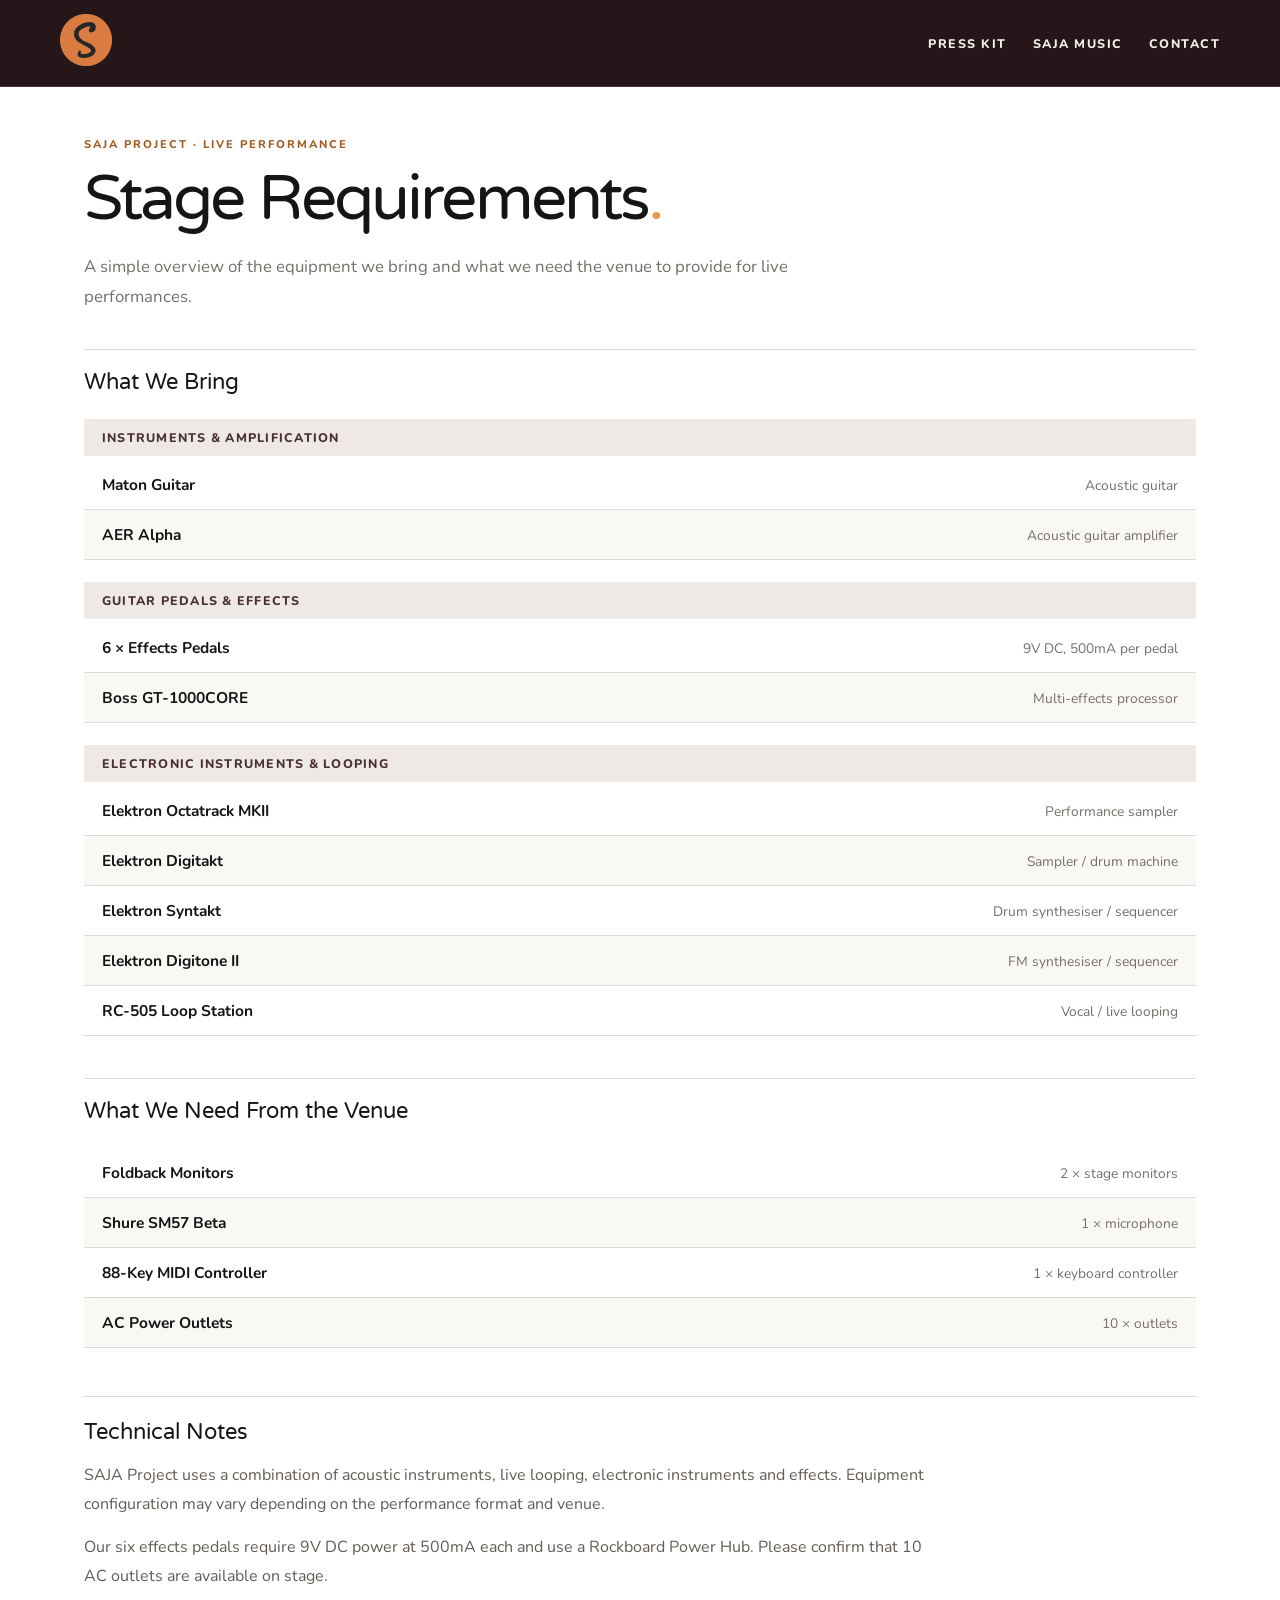
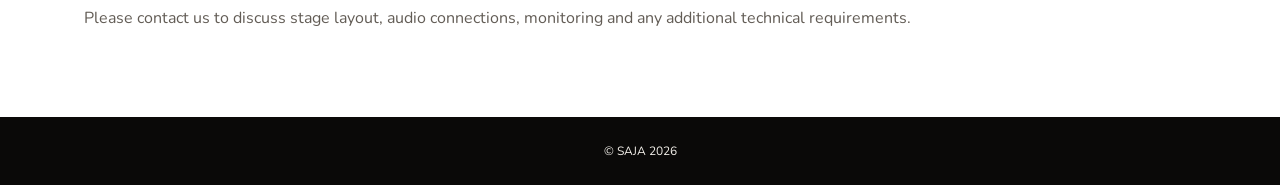
<file: docs/stage-requirements.html>
<!doctype html>
<html lang="en">
<head>
<meta charset="utf-8">
<meta name="viewport" content="width=device-width, initial-scale=1">

<meta name="description"
      content="SAJA Project — Stage Requirements and Equipment">

<title>SAJA Project — Stage Requirements</title>

<link rel="icon" href="assets/favicon.ico">

<link href="https://fonts.googleapis.com/css2?family=Nunito:wght@300;400;600;700;800&family=Varela+Round&display=swap"
      rel="stylesheet">

<style>
/* =========================================
   COLOURS
========================================= */
:root {
    --ink: #151515;
    --paper: #ffffff;
    --orange: #e99a47;
    --muted: #746f69;
    --line: #dedbd6;
    --nav: #26161a;
    --footer: #0a0908;
}

* {
    box-sizing: border-box;
}

body {
    margin: 0;
    background: var(--paper);
    color: var(--ink);
    font-family: 'Nunito', sans-serif;
}

a {
    color: inherit;
    text-decoration: none;
}

a:focus-visible {
    outline: 3px solid var(--orange);
    outline-offset: 4px;
}

/* =========================================
   NAVIGATION
========================================= */
.site-header {
    display: flex;
    align-items: center;
    justify-content: space-between;
    gap: 20px;

    padding: 14px max(24px, calc((100vw - 1160px) / 2));

    background: var(--nav);
    color: #f4f1eb;

    border-bottom: 1px solid #49333d;
}

.site-header img {
    width: 52px;
    height: 52px;
    object-fit: contain;
}

.site-nav {
    display: flex;
    gap: 26px;

    font-size: .78rem;
    font-weight: 800;
    letter-spacing: .12em;
    text-transform: uppercase;
}

.site-nav a {
    transition: color .2s ease;
}

.site-nav a:hover {
    color: var(--orange);
}

/* =========================================
   MAIN
========================================= */
main {
    max-width: 1160px;
    margin: 0 auto;
    padding: 0 24px 70px;
}

.page-intro {
    padding: 50px 0 38px;
}

.eyebrow {
    font-size: .7rem;
    text-transform: uppercase;
    letter-spacing: .18em;
    font-weight: 800;
    color: #a45e24;
    margin: 0 0 12px;
}

.page-intro h1 {
    font-family: 'Varela Round', sans-serif;
    font-size: clamp(2.4rem, 5vw, 4.5rem);
    font-weight: 400;
    line-height: 1.1;
    letter-spacing: -.045em;
    margin: 0 0 18px;
}

.page-intro h1 span {
    color: var(--orange);
}

.page-intro p:not(.eyebrow) {
    max-width: 750px;
    font-size: 1.05rem;
    line-height: 1.75;
    color: var(--muted);
    margin: 0;
}

/* =========================================
   SECTION HEADING
========================================= */
.section-heading {
    border-top: 1px solid var(--line);
    padding-top: 18px;
    margin-bottom: 24px;
}

.section-heading h2 {
    font-family: 'Varela Round', sans-serif;
    font-size: 1.4rem;
    font-weight: 400;
    margin: 0;
}

/* =========================================
   SIMPLE EQUIPMENT LISTS
========================================= */
.equipment-section { margin-bottom: 42px; }
.equipment-list { list-style: none; padding: 0; margin: 0; }
.equipment-list li {
    display: flex;
    align-items: baseline;
    justify-content: space-between;
    gap: 20px;
    padding: 14px 18px;
    border-bottom: 1px solid var(--line);
    font-size: .97rem;
}
.equipment-list li:nth-child(even) { background: #faf8f5; }
.equipment-list .equipment-name { font-weight: 700; }
.equipment-list .equipment-detail { color: var(--muted); font-size: .86rem; text-align: right; }
.equipment-group {
    margin: 22px 0 4px;
    padding: 10px 18px;
    background: #eee9e4;
    color: #4a3036;
    font-size: .78rem;
    font-weight: 800;
    letter-spacing: .1em;
    text-transform: uppercase;
}
@media (max-width: 560px) {
    .equipment-list li { padding: 12px 10px; }
    .equipment-list .equipment-detail { max-width: 38%; }
}

/* =========================================
   NOTES
========================================= */
.stage-notes {
    margin-top: 48px;
    padding-top: 22px;
    border-top: 1px solid var(--line);
}

.stage-notes h2 {
    font-family: 'Varela Round', sans-serif;
    font-size: 1.35rem;
    font-weight: 400;
    margin: 0 0 16px;
}

.stage-notes p {
    max-width: 850px;
    font-size: 1rem;
    line-height: 1.8;
    color: #625c55;
    margin: 0 0 14px;
}

/* =========================================
   FOOTER
========================================= */
footer {
    background: var(--footer);
    color: #f4f1eb;
    text-align: center;
    padding: 26px;
    font-size: .75rem;
}

/* =========================================
   RESPONSIVE
========================================= */
@media (max-width: 560px) {
    .site-header {
        padding: 12px 20px;
    }

    .site-nav {
        gap: 15px;
        font-size: .7rem;
    }

    main {
        padding: 0 18px 50px;
    }

    .page-intro {
        padding: 30px 0 28px;
    }

    .page-intro h1 {
        font-size: 2.5rem;
    }


}


</style>
</head>

<body>

<!-- =========================================
     NAVIGATION
========================================= -->
<header class="site-header">

    <a href="index.html" aria-label="SAJA Project home">
        <img
            src="assets/img/Saja_submark_blk on orange_circle_3000x3000px.png"
            alt="SAJA Project symbol">
    </a>

  <nav class="site-nav" aria-label="Main navigation">
      <a href="presskit.html">Press Kit</a>
      <a href="https://saja-music.com/">Saja Music</a>

      <a href="contact.html" aria-current="page">Contact</a>
  </nav>

</header>

<main>

<!-- =========================================
     INTRODUCTION
========================================= -->
<section class="page-intro">

    <p class="eyebrow">SAJA Project · Live Performance</p>

    <h1>Stage Requirements<span>.</span></h1>

    <p>
        A simple overview of the equipment we bring and what we need
        the venue to provide for live performances.
    </p>

</section>

<!-- =========================================
     WHAT WE BRING
========================================= -->
<section class="equipment-section" aria-labelledby="bring-heading">
    <div class="section-heading"><h2 id="bring-heading">What We Bring</h2></div>
    <h3 class="equipment-group">Instruments &amp; Amplification</h3>
    <ul class="equipment-list">
        <li><span class="equipment-name">Maton Guitar</span><span class="equipment-detail">Acoustic guitar</span></li>
        <li><span class="equipment-name">AER Alpha</span><span class="equipment-detail">Acoustic guitar amplifier</span></li>
    </ul>
    <h3 class="equipment-group">Guitar Pedals &amp; Effects</h3>
    <ul class="equipment-list">
        <li><span class="equipment-name">6 × Effects Pedals</span><span class="equipment-detail">9V DC, 500mA per pedal</span></li>
        <li><span class="equipment-name">Boss GT-1000CORE</span><span class="equipment-detail">Multi-effects processor</span></li>
    </ul>
    <h3 class="equipment-group">Electronic Instruments &amp; Looping</h3>
    <ul class="equipment-list">
        <li><span class="equipment-name">Elektron Octatrack MKII</span><span class="equipment-detail">Performance sampler</span></li>
        <li><span class="equipment-name">Elektron Digitakt</span><span class="equipment-detail">Sampler / drum machine</span></li>
        <li><span class="equipment-name">Elektron Syntakt</span><span class="equipment-detail">Drum synthesiser / sequencer</span></li>
        <li><span class="equipment-name">Elektron Digitone II</span><span class="equipment-detail">FM synthesiser / sequencer</span></li>
        <li><span class="equipment-name">RC-505 Loop Station</span><span class="equipment-detail">Vocal / live looping</span></li>
    </ul>
</section>

<!-- =========================================
     WHAT WE NEED
========================================= -->
<section class="equipment-section" aria-labelledby="need-heading">
    <div class="section-heading"><h2 id="need-heading">What We Need From the Venue</h2></div>
    <ul class="equipment-list">
        <li><span class="equipment-name">Foldback Monitors</span><span class="equipment-detail">2 × stage monitors</span></li>
        <li><span class="equipment-name">Shure SM57 Beta</span><span class="equipment-detail">1 × microphone</span></li>
        <li><span class="equipment-name">88-Key MIDI Controller</span><span class="equipment-detail">1 × keyboard controller</span></li>
        <li><span class="equipment-name">AC Power Outlets</span><span class="equipment-detail">10 × outlets</span></li>
    </ul>
</section>

<!-- =========================================
     TECHNICAL NOTES
========================================= -->
<section class="stage-notes">

    <h2>Technical Notes</h2>

    <p>
        SAJA Project uses a combination of acoustic instruments,
        live looping, electronic instruments and effects.
        Equipment configuration may vary depending on the
        performance format and venue.
    </p>

    <p>
        Our six effects pedals require 9V DC power at 500mA each and use a Rockboard Power Hub.
        Please confirm that 10 AC outlets are available on stage.
    </p>

    <p>
        Please contact us to discuss stage layout, audio connections,
        monitoring and any additional technical requirements.
    </p>

</section>

</main>

<!-- =========================================
     FOOTER
========================================= -->
<footer>
    © SAJA 2026
</footer>

</body>
</html>
</file>
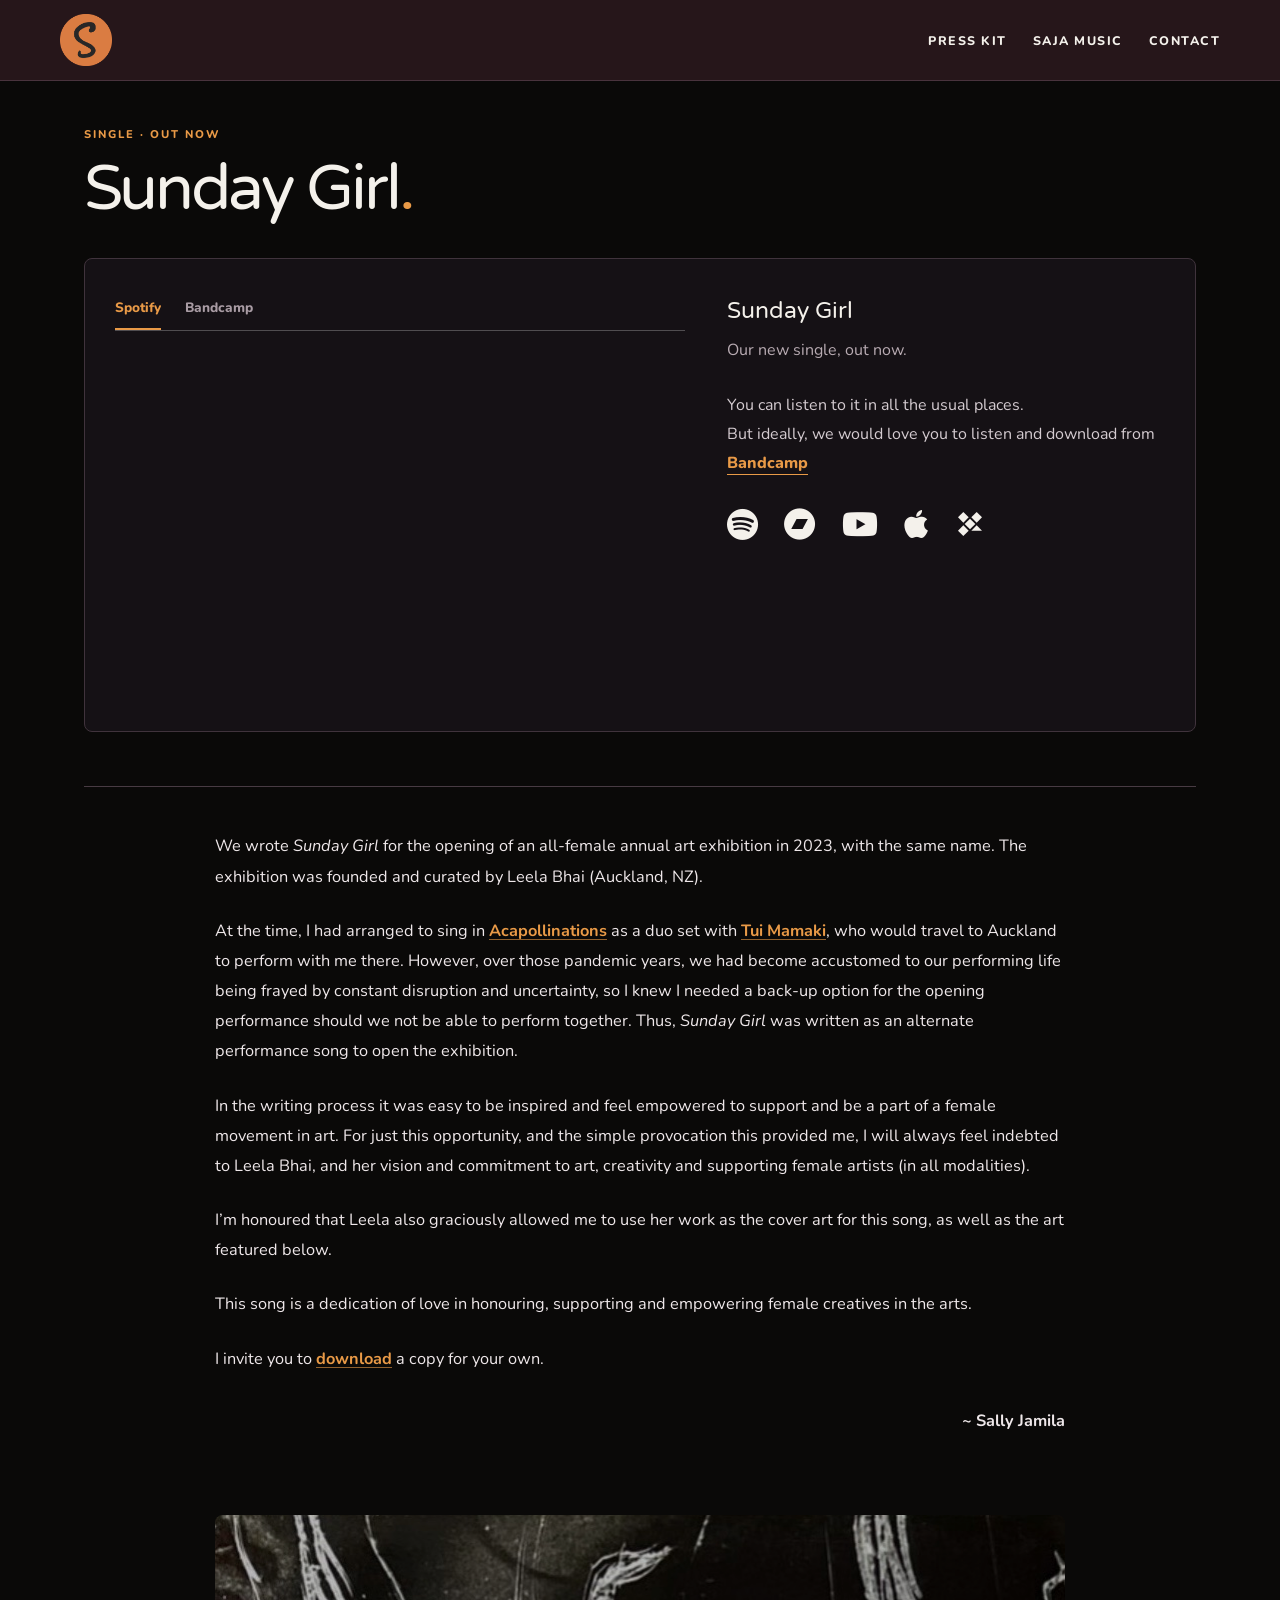
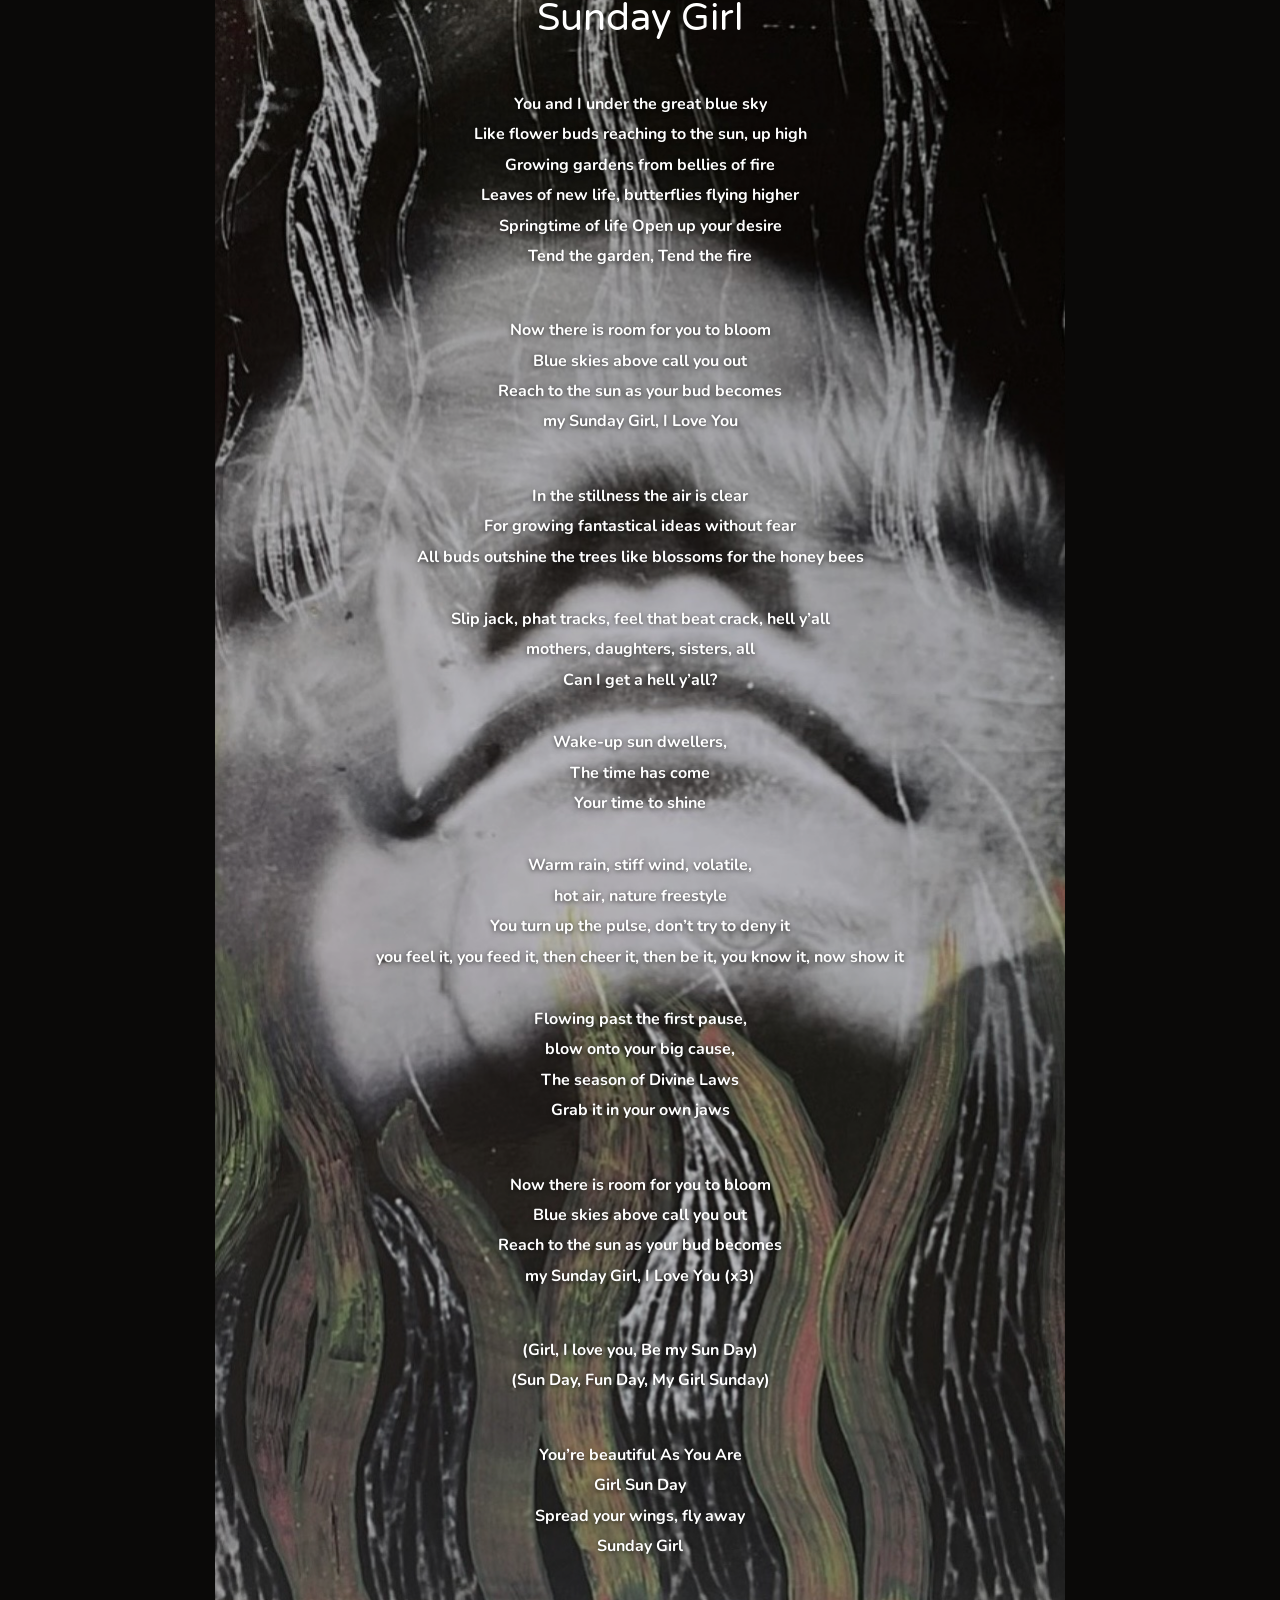
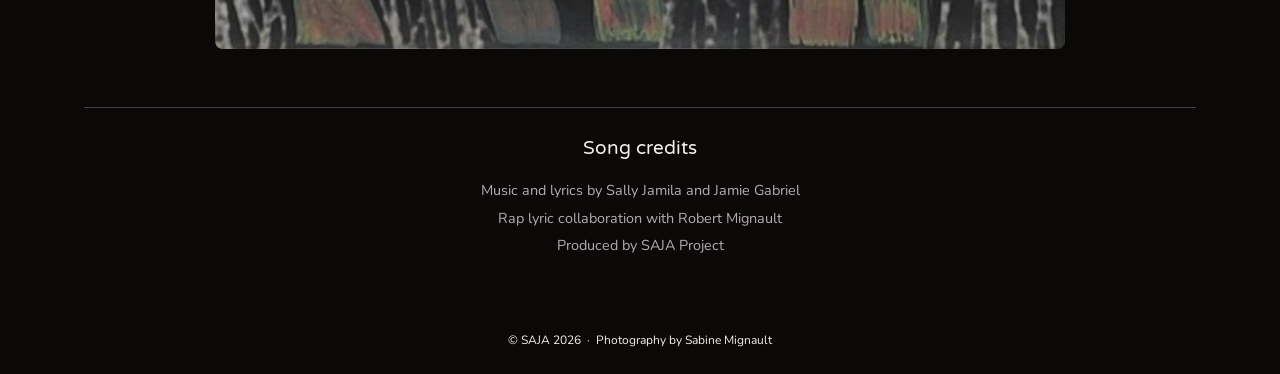
<file: docs/sunday-girl.html>
<!doctype html>
<html lang="en">
<head>
<meta charset="utf-8">
<meta name="viewport" content="width=device-width, initial-scale=1">
<meta name="description" content="Sunday Girl by SAJA Project — listen to the single, read its story and explore the lyrics and artwork.">
<title>SAJA Project — Sunday Girl</title>
<link rel="icon" href="assets/favicon.ico">
<link href="https://fonts.googleapis.com/css2?family=Nunito:wght@300;400;600;700;800&family=Varela+Round&display=swap" rel="stylesheet">
<link rel="stylesheet" href="https://cdnjs.cloudflare.com/ajax/libs/font-awesome/6.5.2/css/all.min.css">

<style>
/* =========================================
   NEW DARK SAJA PALETTE
========================================= */
:root {
    --ink: #f4f1eb;
    --paper: #0a0908;
    --orange: #e99a47;
    --muted: #b8abb2;
    --line: #483b43;
    --nav: #26161a;
    --footer: #0a0908;
    --panel: #151115;
}

* { box-sizing: border-box; }
html { scroll-behavior: smooth; }
body {
    margin: 0;
    background: var(--paper);
    color: var(--ink);
    font-family: 'Nunito', sans-serif;
}
a { color: inherit; text-decoration: none; }
button { font: inherit; }
a:focus-visible, button:focus-visible {
    outline: 3px solid var(--orange);
    outline-offset: 4px;
}
img { display: block; width: 100%; object-fit: cover; }

/* NAVIGATION */
.site-header {
    display: flex;
    align-items: center;
    justify-content: space-between;
    gap: 20px;
    padding: 14px max(24px, calc((100vw - 1160px) / 2));
    background: var(--nav);
    color: var(--ink);
    border-bottom: 1px solid #49333d;
}
.site-header img {
    width: 52px;
    height: 52px;
    object-fit: contain;
}
.site-nav {
    display: flex;
    gap: 26px;
    font-size: .78rem;
    font-weight: 800;
    letter-spacing: .12em;
    text-transform: uppercase;
}
.site-nav a { transition: color .2s ease; }
.site-nav a:hover { color: var(--orange); }

/* MAIN */
main {
    max-width: 1160px;
    margin: auto;
    padding: 0 24px;
}
.eyebrow {
    font-size: .7rem;
    text-transform: uppercase;
    letter-spacing: .18em;
    font-weight: 800;
    color: var(--orange);
    margin: 0 0 12px;
}

/* TITLE */
.single-intro { padding: 46px 0 34px; }
.single-intro h1 {
    font-family: 'Varela Round', sans-serif;
    font-size: clamp(2.4rem, 5vw, 4.5rem);
    font-weight: 400;
    line-height: 1.1;
    letter-spacing: -.045em;
    margin: 0;
}
.single-intro h1 span { color: var(--orange); }

/* PLAYER FEATURE */
.single-feature {
    display: grid;
    grid-template-columns: 1.3fr 1fr;
    gap: 42px;
    align-items: start;
    padding: 30px;
    background: var(--panel);
    color: var(--ink);
    border: 1px solid #40333c;
    border-radius: 8px;
    margin-bottom: 54px;
}
.single-player { min-width: 0; width: 100%; }
.player-tabs {
    display: flex;
    gap: 24px;
    border-bottom: 1px solid rgba(255,255,255,.25);
    margin-bottom: 18px;
}
.player-tab {
    background: transparent;
    border: none;
    border-bottom: 2px solid transparent;
    color: #a99ca4;
    padding: 9px 0 11px;
    font-size: .85rem;
    font-weight: 800;
    cursor: pointer;
    transition: color .2s ease;
}
.player-tab.active {
    color: var(--orange);
    border-bottom-color: var(--orange);
}
.player-tab:hover { color: #fff; }
.player-panel { display: none; }
.player-panel.active { display: block; }
.spotify-frame {
    display: block;
    width: 100%;
    height: 352px;
    border: 0;
    border-radius: 12px;
}
.bandcamp-panel {
    display: flex;
    align-items: center;
    justify-content: center;
    min-height: 352px;
    padding: 32px;
    background: #f4f1eb;
    color: #151515;
    border-radius: 12px;
    text-align: center;
}
.bandcamp-panel a {
    color: #97501e;
    font-weight: 800;
    line-height: 1.7;
    text-decoration: underline;
}

/* SINGLE INFORMATION */
.single-info { padding-top: 8px; }
.single-info h2 {
    font-family: 'Varela Round', sans-serif;
    font-size: 1.45rem;
    font-weight: 400;
    margin: 0 0 14px;
}
.single-info > p {
    color: var(--muted);
    margin: 0 0 30px;
}
.streaming-info {
    color: #d4cbd0;
    font-size: 1rem;
    line-height: 1.8;
}
.streaming-info a {
    color: var(--orange);
    font-weight: 800;
    border-bottom: 1px solid currentColor;
}

/* STREAMING LINKS */
.music-links {
    display: flex;
    align-items: center;
    flex-wrap: wrap;
    gap: 26px;
    margin-top: 30px;
}
.music-links a {
    display: inline-flex;
    align-items: center;
    justify-content: center;
    font-size: 2rem;
    color: var(--ink);
    transition: color .2s ease, transform .2s ease;
}
.music-links a:hover { transform: translateY(-3px); }
.music-links a.spotify:hover { color: #1db954; }
.music-links a.bandcamp:hover { color: #629aa9; }
.music-links a.youtube:hover { color: #ff0000; }
.music-links a.apple:hover { color: #a2aaad; }
.music-links a.tidal:hover { color: #00ffff; }
.music-links a.tidal svg {
    width: 2rem;
    height: 2rem;
    fill: currentColor;
}

/* SECTION HEADINGS */
.section-heading {
    display: flex;
    justify-content: space-between;
    align-items: baseline;
    gap: 20px;
    border-top: 1px solid var(--line);
    padding-top: 16px;
    margin-bottom: 28px;
}
.section-heading h2 {
    font-family: 'Varela Round', sans-serif;
    font-size: 1.35rem;
    font-weight: 400;
    margin: 0;
}
.section-heading span {
    font-size: .78rem;
    color: var(--muted);
}

/* SONG STORY */
.story-section { padding-bottom: 55px; }
.song-blurb {
    max-width: 850px;
    margin: 0 auto;
    font-size: 1.02rem;
    line-height: 1.85;
    color: #eee7e9;
}
.song-blurb p { margin: 0 0 24px; }
.song-blurb a {
    color: var(--orange);
    font-weight: 700;
    text-decoration: underline;
    text-decoration-color: rgba(233,154,71,.6);
    text-underline-offset: 3px;
}
.song-blurb a:hover {
    color: #fff;
    text-decoration-color: #fff;
}
.song-signature {
    text-align: right;
    margin-top: 32px !important;
    font-weight: 700;
}

/* LYRICS ARTWORK */
.lyrics-section { padding-bottom: 58px; }
.lyrics-artwork {
    position: relative;
    max-width: 850px;
    width: 100%;
    margin: 0 auto;
    overflow: hidden;
    border-radius: 8px;
    background: #151115 url('assets/img/LeelaArt2.jpg') center / cover no-repeat;
}
.lyrics-artwork::before {
    content: "";
    position: absolute;
    inset: 0;
    background: rgba(0,0,0,.28);
    pointer-events: none;
}
.lyrics-overlay {
    position: relative;
    z-index: 1;
    padding: 5rem 5rem 5.5rem;
    color: #fff;
    text-align: center;
}
.lyrics-heading {
    font-family: 'Varela Round', sans-serif;
    font-size: clamp(1.8rem, 3vw, 2.4rem);
    font-weight: 400;
    margin: 0 0 3rem;
}
.lyrics {
    line-height: 1.9;
    color: #fff;
    text-align: center;
    text-shadow: 0 1px 5px rgba(0,0,0,.7);
}
.lyrics p { margin: 0 0 2rem; }
.lyrics strong { font-weight: 700; }
.lyrics .chorus { margin: 2.75rem 0; }
.lyrics .final-lines {
    margin-top: 2.75rem;
    margin-bottom: 0;
}

/* CREDITS */
.credits {
    border-top: 1px solid var(--line);
    padding: 28px 0 46px;
    text-align: center;
}
.credits h2 {
    font-family: 'Varela Round', sans-serif;
    font-size: 1.2rem;
    font-weight: 400;
    margin: 0 0 18px;
}
.credits p {
    color: var(--muted);
    font-size: .9rem;
    line-height: 1.9;
    margin: 0;
}

/* FOOTER */
footer {
    background: var(--footer);
    color: var(--ink);
    text-align: center;
    padding: 26px;
    font-size: .75rem;
}

/* RESPONSIVE */
@media (max-width: 850px) {
    .single-feature {
        grid-template-columns: 1fr;
        gap: 30px;
    }
    .single-info { padding-top: 0; }
}
@media (max-width: 560px) {
    .site-header { padding: 12px 20px; }
    .site-nav { gap: 15px; font-size: .7rem; }
    main { padding: 0 18px; }
    .single-intro { padding: 30px 0 24px; }
    .single-intro h1 { font-size: 2.5rem; }
    .single-feature {
        padding: 16px;
        gap: 28px;
        margin-bottom: 42px;
    }
    .single-info h2 { font-size: 1.25rem; }
    .music-links { gap: 24px; }
    .music-links a { font-size: 1.7rem; }
    .music-links a.tidal svg {
        width: 1.7rem;
        height: 1.7rem;
    }
    .song-blurb { font-size: .98rem; }
    .lyrics-overlay { padding: 3rem 1.25rem 3.5rem; }
    .lyrics {
        font-size: .91rem;
        line-height: 1.8;
        overflow-wrap: anywhere;
    }
    .lyrics-heading { margin-bottom: 2.5rem; }
    .section-heading span { display: none; }
}
@media (prefers-reduced-motion: reduce) {
    html { scroll-behavior: auto; }
    .site-nav a, .player-tab, .music-links a {
        transition: none;
    }
}
</style>
</head>

<body>

<!-- NAVIGATION -->
<header class="site-header">
    <a href="index.html" aria-label="SAJA Project home">
        <img src="assets/img/Saja_submark_blk on orange_circle_3000x3000px.png"
             alt="SAJA Project symbol">
    </a>

  <nav class="site-nav" aria-label="Main navigation">
      <a href="presskit.html">Press Kit</a>
      <a href="https://saja-music.com/">Saja Music</a>

      <a href="contact.html" aria-current="page">Contact</a>
  </nav>
</header>

<main>

<!-- SINGLE INTRODUCTION -->
<section class="single-intro">
    <p class="eyebrow">Single · Out now</p>
    <h1>Sunday Girl<span>.</span></h1>
</section>

<!-- PLAYER AND INFORMATION -->
<section class="single-feature" aria-label="Sunday Girl player and listening information">

    <div class="single-player">
        <div class="player-tabs" role="group" aria-label="Sunday Girl listening platform">
            <button type="button" class="player-tab active"
                    data-player="spotify" aria-pressed="true">Spotify</button>
            <button type="button" class="player-tab"
                    data-player="bandcamp" aria-pressed="false">Bandcamp</button>
        </div>

        <div class="player-content">
            <div class="player-panel active" data-player-panel="spotify">
                <iframe
                    class="spotify-frame"
                    title="Sunday Girl on Spotify"
                    src="https://open.spotify.com/embed/track/1Hku7ux9QRDGdwWyJwBqVn?utm_source=generator"
                    width="100%"
                    height="352"
                    loading="lazy"
                    allow="autoplay; clipboard-write; encrypted-media; fullscreen; picture-in-picture">
                </iframe>
            </div>

            <div class="player-panel" data-player-panel="bandcamp">
                <div class="bandcamp-panel">
                    <a href="https://sajaproject.bandcamp.com/track/sunday-girl"
                       target="_blank" rel="noopener noreferrer">
                        Listen to and download <em>Sunday Girl</em> on Bandcamp
                    </a>
                </div>
            </div>
        </div>
    </div>

    <div class="single-info">
        <h2>Sunday Girl</h2>
        <p>Our new single, out now.</p>

        <div class="streaming-info">
            You can listen to it in all the usual places.
            <br>
            But ideally, we would love you to listen and download from
            <a href="https://sajaproject.bandcamp.com/track/sunday-girl"
               target="_blank" rel="noopener noreferrer">Bandcamp</a>
        </div>

        <div class="music-links" aria-label="Listen on other platforms">
            <a href="https://open.spotify.com/track/1Hku7ux9QRDGdwWyJwBqVn?si=cf900611ad384ac0"
               target="_blank" rel="noopener noreferrer"
               class="spotify" title="Spotify" aria-label="Listen on Spotify">
                <i class="fab fa-spotify" aria-hidden="true"></i>
            </a>

            <a href="https://sajaproject.bandcamp.com/track/sunday-girl"
               target="_blank" rel="noopener noreferrer"
               class="bandcamp" title="Bandcamp" aria-label="Listen on Bandcamp">
                <i class="fab fa-bandcamp" aria-hidden="true"></i>
            </a>

            <a href="https://www.youtube.com/watch?v=YVhUiVWyN5Y&amp;list=OLAK5uy_nxoghfkufjxQe-tJHCfADfn8tSiqUzfqQ"
               target="_blank" rel="noopener noreferrer"
               class="youtube" title="YouTube" aria-label="Listen on YouTube">
                <i class="fab fa-youtube" aria-hidden="true"></i>
            </a>

            <a href="https://music.apple.com/au/album/sunday-girl/6794580571?i=6794580572"
               target="_blank" rel="noopener noreferrer"
               class="apple" title="Apple Music" aria-label="Listen on Apple Music">
                <i class="fab fa-apple" aria-hidden="true"></i>
            </a>

            <a href="https://tidal.com/track/546314087/u"
               target="_blank" rel="noopener noreferrer"
               class="tidal" title="TIDAL" aria-label="Listen on TIDAL">
                <svg viewBox="0 0 24 24" aria-hidden="true">
                    <polygon points="3,7 7,3 11,7 7,11"/>
                    <polygon points="13,7 17,3 21,7 17,11"/>
                    <polygon points="8,12 12,8 16,12 12,16"/>
                    <polygon points="3,17 7,13 11,17 7,21"/>
                    <polygon points="13,17 17,13 21,17"/>
                </svg>
            </a>
        </div>
    </div>
</section>

<!-- ABOUT THE SONG -->
<section class="story-section" aria-labelledby="story-title">
    <div class="section-heading">
    <!--     <h2 id="story-title">About the song</h2>
        <span>The story behind Sunday Girl</span> -->
    </div>

    <div class="song-blurb">
        <p>
            We wrote <em>Sunday Girl</em> for the opening of an all-female annual art
            exhibition in 2023, with the same name. The exhibition was founded and curated
            by Leela Bhai (Auckland, NZ).
        </p>

        <p>
            At the time, I had arranged to sing in
            <a href="https://tuimamaki.com/acapollinations/">Acapollinations</a>
            as a duo set with
            <a href="https://tuimamaki.com/">Tui Mamaki</a>,
            who would travel to Auckland to perform with me there. However, over
            those pandemic years, we had become accustomed to our performing life being
            frayed by constant disruption and uncertainty, so I knew I needed a back-up
            option for the opening performance should we not be able to perform together.
            Thus, <em>Sunday Girl</em> was written as an alternate performance song to
            open the exhibition.
        </p>

        <p>
            In the writing process it was easy to be inspired and feel empowered to
            support and be a part of a female movement in art. For just this opportunity,
            and the simple provocation this provided me, I will always feel indebted to
            Leela Bhai, and her vision and commitment to art, creativity and supporting
            female artists (in all modalities).
        </p>

        <p>
            I’m honoured that Leela also graciously allowed me to use her work as the
            cover art for this song, as well as the art featured below.
        </p>

        <p>
            This song is a dedication of love in honouring, supporting and empowering
            female creatives in the arts.
        </p>

        <p>
            I invite you to
            <a href="https://sajaproject.bandcamp.com/"
               target="_blank" rel="noopener noreferrer">download</a>
            a copy for your own.
        </p>

        <p class="song-signature">~ Sally Jamila</p>
    </div>
</section>

<!-- LYRICS AND ARTWORK -->
<section class="lyrics-section" aria-label="Sunday Girl lyrics and artwork">
    <div class="lyrics-artwork">
        <div class="lyrics-overlay">
            <h2 class="lyrics-heading">Sunday Girl</h2>

            <div class="lyrics">
                <p><strong>
                    You and I under the great blue sky<br>
                    Like flower buds reaching to the sun, up high<br>
                    Growing gardens from bellies of fire<br>
                    Leaves of new life, butterflies flying higher<br>
                    Springtime of life Open up your desire<br>
                    Tend the garden, Tend the fire
                </strong></p>

                <p class="chorus"><strong>
                    Now there is room for you to bloom<br>
                    Blue skies above call you out<br>
                    Reach to the sun as your bud becomes<br>
                    my Sunday Girl, I Love You
                </strong></p>

                <p><strong>
                    In the stillness the air is clear<br>
                    For growing fantastical ideas without fear<br>
                    All buds outshine the trees like blossoms for the honey bees
                </strong></p>

                <p><strong>
                    Slip jack, phat tracks, feel that beat crack, hell y’all<br>
                    mothers, daughters, sisters, all<br>
                    Can I get a hell y’all?
                </strong></p>

                <p><strong>
                    Wake-up sun dwellers,<br>
                    The time has come<br>
                    Your time to shine
                </strong></p>

                <p><strong>
                    Warm rain, stiff wind, volatile,<br>
                    hot air, nature freestyle<br>
                    You turn up the pulse, don’t try to deny it<br>
                    you feel it, you feed it, then cheer it, then be it, you know it, now show it
                </strong></p>

                <p><strong>
                    Flowing past the first pause,<br>
                    blow onto your big cause,<br>
                    The season of Divine Laws<br>
                    Grab it in your own jaws
                </strong></p>

                <p class="chorus"><strong>
                    Now there is room for you to bloom<br>
                    Blue skies above call you out<br>
                    Reach to the sun as your bud becomes<br>
                    my Sunday Girl, I Love You (x3)
                </strong></p>

                <p><strong>
                    (Girl, I love you, Be my Sun Day)<br>
                    (Sun Day, Fun Day, My Girl Sunday)
                </strong></p>

                <p class="final-lines"><strong>
                    You’re beautiful As You Are<br>
                    Girl Sun Day<br>
                    Spread your wings, fly away<br>
                    Sunday Girl
                </strong></p>
            </div>
        </div>
    </div>
</section>

<!-- CREDITS -->
<section class="credits">
    <h2>Song credits</h2>
    <p>
        Music and lyrics by Sally Jamila and Jamie Gabriel<br>
        Rap lyric collaboration with Robert Mignault<br>
        Produced by SAJA Project
    </p>
</section>

</main>

<!-- FOOTER -->
<footer>
    © SAJA 2026 &nbsp;·&nbsp; Photography by Sabine Mignault
</footer>

<!-- PLAYER TABS -->
<script>
(function () {
    const player = document.querySelector('.single-player');
    const tabs = player.querySelectorAll('.player-tab');
    const panels = player.querySelectorAll('.player-panel');

    tabs.forEach(function (tab) {
        tab.addEventListener('click', function () {
            const platform = tab.dataset.player;

            tabs.forEach(function (t) {
                const active = t === tab;
                t.classList.toggle('active', active);
                t.setAttribute('aria-pressed', String(active));
            });

            panels.forEach(function (panel) {
                const active = panel.dataset.playerPanel === platform;
                panel.classList.toggle('active', active);

                const iframe = panel.querySelector('iframe');
                if (!iframe) return;

                if (active) {
                    if (!iframe.getAttribute('src') && iframe.dataset.src) {
                        iframe.src = iframe.dataset.src;
                    }
                } else {
                    if (iframe.hasAttribute('src')) {
                        iframe.dataset.src = iframe.getAttribute('src');
                        iframe.removeAttribute('src');
                    }
                }
            });
        });
    });
})();
</script>

</body>
</html>
</file>
